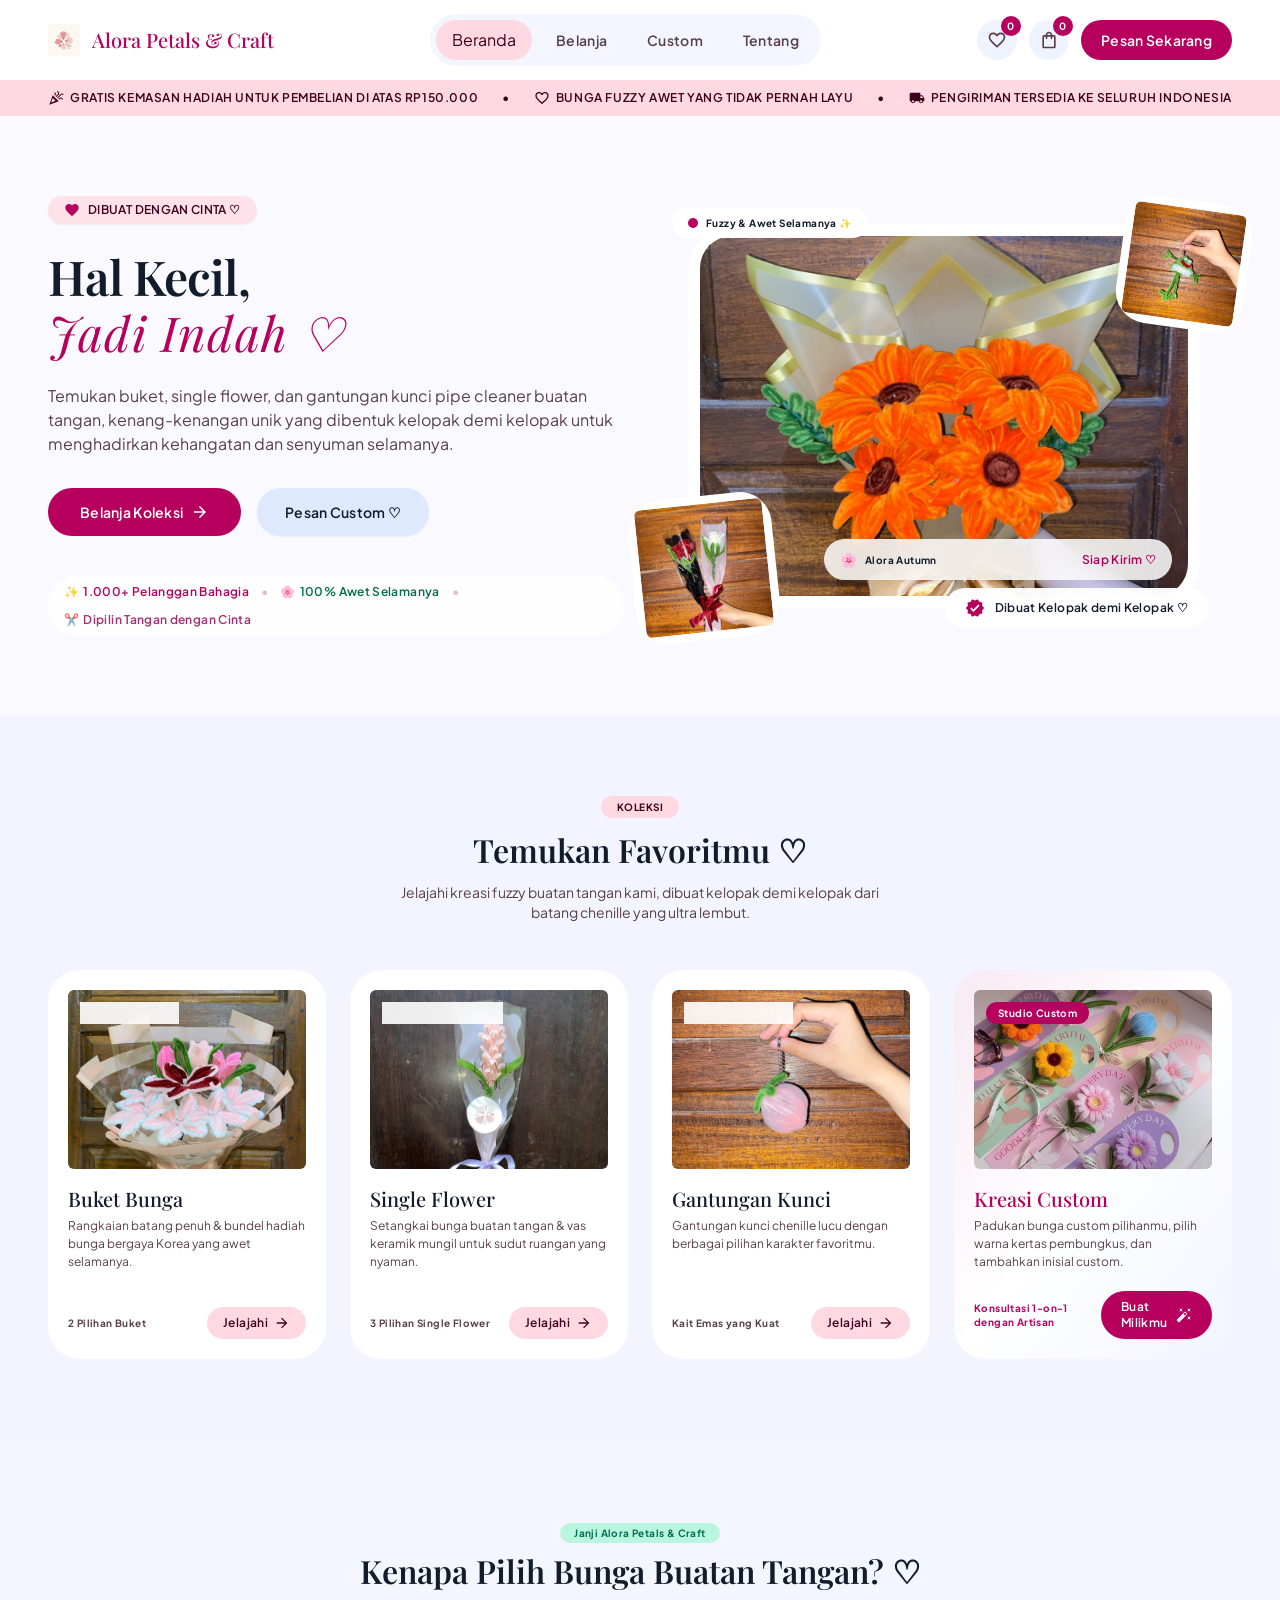
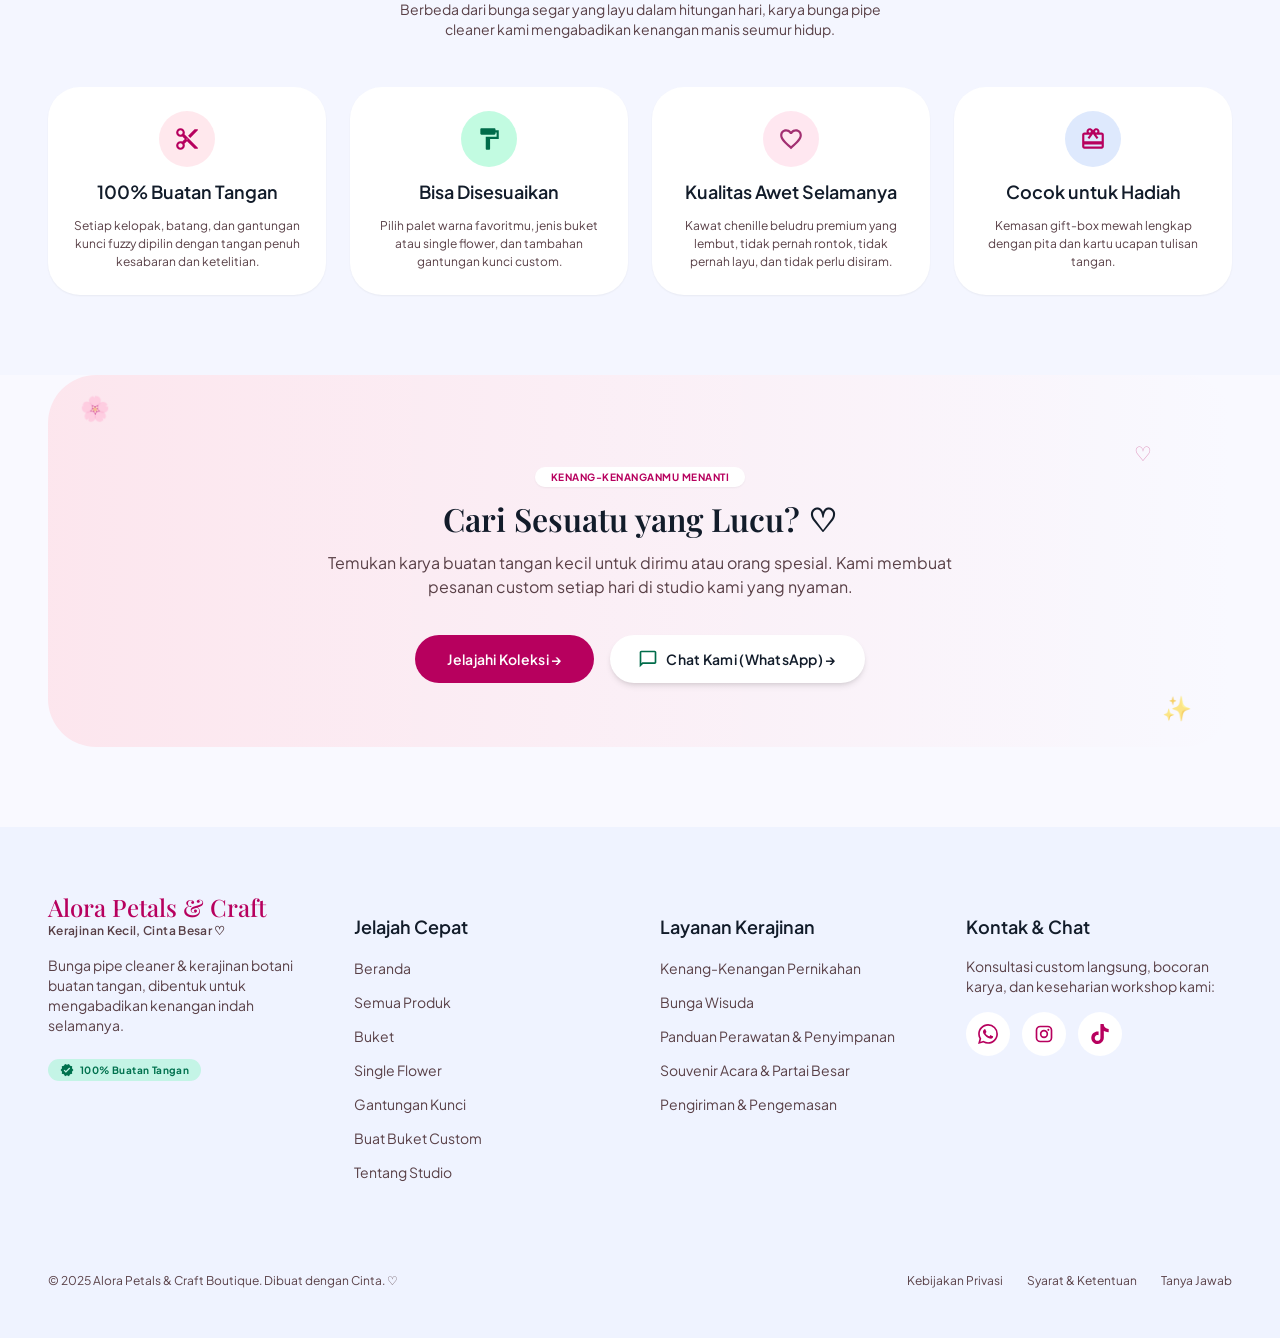
<file: Alora Petals & Craft/index.html>
<!doctype html>
<html lang="en">
  <head>
    <meta charset="utf-8" />
    <meta content="width=device-width, initial-scale=1.0" name="viewport" />
    <meta content="web_standard" name="shell-type" />
    <title>Alora Petals &amp; Craft — Bunga &amp; Kerajinan Buatan Tangan</title>
    <link href="https://fonts.googleapis.com" rel="preconnect" />
    <link crossorigin="" href="https://fonts.gstatic.com" rel="preconnect" />
    <link
      href="https://fonts.googleapis.com/css2?family=Playfair+Display:ital,wght@0,400..900;1,400..900&amp;family=Plus+Jakarta+Sans:ital,wght@0,300..800;1,300..800&amp;display=swap"
      rel="stylesheet"
    />
    <link rel="stylesheet" href="css/tailwind-build.css" />
    <link rel="stylesheet" href="css/mobile-fixes.css" />
    <script src="js/products-data.js"></script>
    <script src="js/cart-store.js"></script>
    <script src="js/wishlist-store.js"></script>
    <script src="js/site-config.js"></script>
    <script src="js/menu.js" defer></script>
  </head>
  <body class="bg-surface font-body-md text-on-surface antialiased">
    <header
      class="fixed top-0 left-0 right-0 z-50 bg-surface-container-lowest/90 backdrop-blur-xl shadow-[0_8px_24px_-4px_rgba(244,114,182,0.12)]"
    >
      <div
        class="h-20 max-w-7xl mx-auto px-4 sm:px-6 lg:px-12 flex items-center justify-between gap-2 sm:gap-4"
      >
        <div class="flex items-center gap-3 min-w-0">
          <img
            alt="Alora Petals &amp; Craft logo"
            class="h-8 w-auto object-contain shrink-0"
            src="images/logo.jpg"
          /><a class="flex flex-col text-left group min-w-0" href="index.html"
            ><span
              class="font-headline-sm text-headline-sm text-primary group-hover:text-primary-container transition-colors truncate brand-name"
              >Alora Petals & Craft</span
            ></a
          >
        </div>
        <nav
          class="hidden xl:flex items-center gap-2 p-1.5 rounded-full bg-surface-container-low/70"
        >
          <a
            aria-current="page"
            class="px-4 py-2 rounded-full transition-all bg-primary-fixed text-on-primary-fixed font-title-md"
            href="index.html"
            >Beranda</a
          ><a
            class="px-4 py-2 rounded-full font-label-lg text-label-lg text-on-surface-variant hover:bg-surface-container hover:text-on-surface transition-all"
            href="shop.html"
            >Belanja</a
          ><a
            class="px-4 py-2 rounded-full font-label-lg text-label-lg text-on-surface-variant hover:bg-surface-container hover:text-on-surface transition-all"
            href="custom-order.html"
            >Custom</a
          ><a
            class="px-4 py-2 rounded-full font-label-lg text-label-lg text-on-surface-variant hover:bg-surface-container hover:text-on-surface transition-all"
            href="about.html"
            >Tentang</a
          >
        </nav>
        <div class="flex items-center gap-2 sm:gap-3 shrink-0">
          <a
            aria-label="Favorit"
            href="wishlist.html"
            class="relative w-10 h-10 rounded-full bg-surface-container-low flex items-center justify-center text-on-surface-variant hover:bg-primary-fixed hover:text-on-primary-fixed transition-all shadow-[0_2px_6px_-1px_rgba(55,65,81,0.04)]"
            ><svg
              class="icon-svg text-[20px]"
              viewBox="0 0 24 24"
              aria-hidden="true"
              focusable="false"
            >
              <path
                class="ic-o"
                d="M16.5 3c-1.74 0-3.41.81-4.5 2.09C10.91 3.81 9.24 3 7.5 3 4.42 3 2 5.42 2 8.5c0 3.78 3.4 6.86 8.55 11.54L12 21.35l1.45-1.32C18.6 15.36 22 12.28 22 8.5 22 5.42 19.58 3 16.5 3zm-4.4 15.55l-.1.1-.1-.1C7.14 14.24 4 11.39 4 8.5 4 6.5 5.5 5 7.5 5c1.54 0 3.04.99 3.57 2.36h1.87C13.46 5.99 14.96 5 16.5 5c2 0 3.5 1.5 3.5 3.5 0 2.89-3.14 5.74-7.9 10.05z"
              />
              <path
                class="ic-f"
                d="M12 21.35l-1.45-1.32C5.4 15.36 2 12.28 2 8.5 2 5.42 4.42 3 7.5 3c1.74 0 3.41.81 4.5 2.09C13.09 3.81 14.76 3 16.5 3 19.58 3 22 5.42 22 8.5c0 3.78-3.4 6.86-8.55 11.54L12 21.35z"
              /></svg
            ><span
              class="absolute -top-1 -right-1 bg-primary text-on-primary font-label-sm text-label-sm w-5 h-5 rounded-full flex items-center justify-center shadow-sm"
              id="wishlist-count"
              >0</span
            ></a
          ><a
            aria-label="Keranjang"
            href="cart.html"
            class="relative w-10 h-10 rounded-full bg-surface-container-low flex items-center justify-center text-on-surface-variant hover:bg-primary-fixed hover:text-on-primary-fixed transition-all shadow-[0_2px_6px_-1px_rgba(55,65,81,0.04)]"
            ><svg
              class="icon-svg text-[20px]"
              viewBox="0 0 24 24"
              aria-hidden="true"
              focusable="false"
            >
              <path
                d="M18 6h-2c0-2.21-1.79-4-4-4S8 3.79 8 6H6c-1.1 0-2 .9-2 2v12c0 1.1.9 2 2 2h12c1.1 0 2-.9 2-2V8c0-1.1-.9-2-2-2zm-6-2c1.1 0 2 .9 2 2h-4c0-1.1.9-2 2-2zm6 16H6V8h2v2c0 .55.45 1 1 1s1-.45 1-1V8h4v2c0 .55.45 1 1 1s1-.45 1-1V8h2v12z"
              /></svg
            ><span
              class="absolute -top-1 -right-1 bg-primary text-on-primary font-label-sm text-label-sm w-5 h-5 rounded-full flex items-center justify-center shadow-sm"
              id="cart-count"
              >0</span
            ></a
          ><a
            class="hidden xl:inline-flex items-center justify-center px-5 py-2.5 rounded-full bg-primary text-on-primary font-label-lg text-label-lg hover:bg-primary-container active:scale-95 transition-all shadow-[0_8px_24px_-4px_rgba(219,39,119,0.25)]"
            href="custom-order.html"
            >Pesan Sekarang</a
          >
          <button
            type="button"
            id="menu-toggle"
            aria-label="Buka menu"
            aria-expanded="false"
            aria-controls="mobile-menu"
            class="xl:hidden w-10 h-10 rounded-full bg-surface-container-low flex items-center justify-center text-on-surface-variant hover:bg-primary-fixed hover:text-on-primary-fixed transition-all shadow-sm"
          >
            <svg
              class="icon-svg text-[20px]"
              viewBox="0 0 24 24"
              aria-hidden="true"
              focusable="false"
            >
              <path
                class="ic-menu"
                d="M3 18h18v-2H3v2zm0-5h18v-2H3v2zm0-7v2h18V6H3z"
              />
              <path
                class="ic-close"
                d="M19 6.41L17.59 5 12 10.59 6.41 5 5 6.41 10.59 12 5 17.59 6.41 19 12 13.41 17.59 19 19 17.59 13.41 12z"
              />
            </svg>
          </button>
        </div>
      </div>
      <div
        id="mobile-menu"
        class="hidden xl:hidden border-t border-primary-fixed/50"
      >
        <nav
          aria-label="Menu utama"
          class="max-w-7xl mx-auto px-4 sm:px-6 py-3 flex flex-col gap-1"
        >
          <a
            aria-current="page"
            class="block px-4 py-3 rounded-full transition-all bg-primary-fixed text-on-primary-fixed font-title-md"
            href="index.html"
            >Beranda</a
          >
          <a
            class="block px-4 py-3 rounded-full font-label-lg text-label-lg text-on-surface-variant hover:bg-surface-container hover:text-on-surface transition-all"
            href="shop.html"
            >Belanja</a
          >
          <a
            class="block px-4 py-3 rounded-full font-label-lg text-label-lg text-on-surface-variant hover:bg-surface-container hover:text-on-surface transition-all"
            href="custom-order.html"
            >Custom</a
          >
          <a
            class="block px-4 py-3 rounded-full font-label-lg text-label-lg text-on-surface-variant hover:bg-surface-container hover:text-on-surface transition-all"
            href="about.html"
            >Tentang</a
          >
        </nav>
      </div>
    </header>
    <main class="w-full pt-20 bg-surface">
      <div class="flex flex-col w-full overflow-hidden">
        <div
          class="w-full bg-primary-fixed py-2.5 px-4 text-center overflow-hidden"
        >
          <div
            class="flex items-center justify-center gap-6 text-on-primary-fixed font-label-md text-label-md tracking-wider uppercase animate-pulse"
          >
            <span class="flex items-center gap-1.5"
              ><svg
                class="icon-svg text-[16px]"
                viewBox="0 0 24 24"
                aria-hidden="true"
                focusable="false"
              >
                <path
                  d="M2 22l14-5-9-9-5 14zm9.35-5.8l-6.7 2.4 2.4-6.7 4.3 4.3zM14.53 12.53l5.59-5.59c.49-.49 1.28-.49 1.77 0l.59.59 1.06-1.06-.59-.59c-1.07-1.07-2.82-1.07-3.89 0l-5.59 5.59 1.06 1.06zM10.06 6.88L9.47 7.47l1.06 1.06.59-.59c1.07-1.07 1.07-2.82 0-3.89l-.59-.59-1.06 1.07.59.59c.48.48.48 1.28 0 1.76zM17.06 11.88l-1.59 1.59 1.06 1.06 1.59-1.59c.49-.49 1.28-.49 1.77 0l1.61 1.61 1.06-1.06-1.61-1.61c-1.07-1.07-2.82-1.07-3.89 0zM15.06 5.88l-3.59 3.59 1.06 1.06 3.59-3.59c1.07-1.07 1.07-2.82 0-3.89l-1.59-1.59-1.06 1.06 1.59 1.59c.48.49.48 1.28 0 1.77z"
                /></svg
              >Gratis Kemasan Hadiah untuk pembelian di atas Rp150.000</span
            >
            <span class="hidden md:inline">•</span>
            <span class="hidden md:flex items-center gap-1.5"
              ><svg
                class="icon-svg text-[16px]"
                viewBox="0 0 24 24"
                aria-hidden="true"
                focusable="false"
              >
                <path
                  class="ic-o"
                  d="M16.5 3c-1.74 0-3.41.81-4.5 2.09C10.91 3.81 9.24 3 7.5 3 4.42 3 2 5.42 2 8.5c0 3.78 3.4 6.86 8.55 11.54L12 21.35l1.45-1.32C18.6 15.36 22 12.28 22 8.5 22 5.42 19.58 3 16.5 3zm-4.4 15.55l-.1.1-.1-.1C7.14 14.24 4 11.39 4 8.5 4 6.5 5.5 5 7.5 5c1.54 0 3.04.99 3.57 2.36h1.87C13.46 5.99 14.96 5 16.5 5c2 0 3.5 1.5 3.5 3.5 0 2.89-3.14 5.74-7.9 10.05z"
                />
                <path
                  class="ic-f"
                  d="M12 21.35l-1.45-1.32C5.4 15.36 2 12.28 2 8.5 2 5.42 4.42 3 7.5 3c1.74 0 3.41.81 4.5 2.09C13.09 3.81 14.76 3 16.5 3 19.58 3 22 5.42 22 8.5c0 3.78-3.4 6.86-8.55 11.54L12 21.35z"
                /></svg
              >Bunga fuzzy awet yang tidak pernah layu</span
            >
            <span class="hidden lg:inline">•</span>
            <span class="hidden lg:flex items-center gap-1.5"
              ><svg
                class="icon-svg text-[16px]"
                viewBox="0 0 24 24"
                aria-hidden="true"
                focusable="false"
              >
                <path
                  d="M20 8h-3V4H3c-1.1 0-2 .9-2 2v11h2c0 1.66 1.34 3 3 3s3-1.34 3-3h6c0 1.66 1.34 3 3 3s3-1.34 3-3h2v-5l-3-4zM6 18.5c-.83 0-1.5-.67-1.5-1.5s.67-1.5 1.5-1.5 1.5.67 1.5 1.5-.67 1.5-1.5 1.5zm13.5-9l1.96 2.5H17V9.5h2.5zm-1.5 9c-.83 0-1.5-.67-1.5-1.5s.67-1.5 1.5-1.5 1.5.67 1.5 1.5-.67 1.5-1.5 1.5z"
                /></svg
              >Pengiriman Tersedia ke Seluruh Indonesia</span
            >
          </div>
        </div>
        <section
          class="relative w-full max-w-7xl mx-auto px-6 lg:px-12 py-12 lg:py-20"
        >
          <div
            class="absolute -top-12 -left-20 w-96 h-96 rounded-full bg-primary-fixed/40 blur-3xl pointer-events-none -z-10"
          ></div>
          <div
            class="absolute top-1/2 -right-16 w-80 h-80 rounded-full bg-secondary-fixed/40 blur-3xl pointer-events-none -z-10"
          ></div>
          <div
            class="grid grid-cols-1 lg:grid-cols-12 gap-12 lg:gap-8 items-center"
          >
            <div class="lg:col-span-6 flex flex-col items-start space-y-6">
              <div
                class="inline-flex items-center gap-2 px-4 py-1.5 rounded-full bg-primary-fixed/70 text-on-primary-fixed font-label-md text-label-md shadow-sm"
              >
                <svg
                  class="icon-svg text-[16px] text-primary icon-filled"
                  viewBox="0 0 24 24"
                  aria-hidden="true"
                  focusable="false"
                >
                  <path
                    class="ic-o"
                    d="M16.5 3c-1.74 0-3.41.81-4.5 2.09C10.91 3.81 9.24 3 7.5 3 4.42 3 2 5.42 2 8.5c0 3.78 3.4 6.86 8.55 11.54L12 21.35l1.45-1.32C18.6 15.36 22 12.28 22 8.5 22 5.42 19.58 3 16.5 3zm-4.4 15.55l-.1.1-.1-.1C7.14 14.24 4 11.39 4 8.5 4 6.5 5.5 5 7.5 5c1.54 0 3.04.99 3.57 2.36h1.87C13.46 5.99 14.96 5 16.5 5c2 0 3.5 1.5 3.5 3.5 0 2.89-3.14 5.74-7.9 10.05z"
                  />
                  <path
                    class="ic-f"
                    d="M12 21.35l-1.45-1.32C5.4 15.36 2 12.28 2 8.5 2 5.42 4.42 3 7.5 3c1.74 0 3.41.81 4.5 2.09C13.09 3.81 14.76 3 16.5 3 19.58 3 22 5.42 22 8.5c0 3.78-3.4 6.86-8.55 11.54L12 21.35z"
                  /></svg
                >DIBUAT DENGAN CINTA ♡
              </div>
              <h1
                class="font-display-lg text-display-lg text-on-surface leading-tight"
              >
                Hal Kecil,<br />
                <span
                  class="text-primary italic font-headline-lg font-normal tracking-wide"
                  >Jadi Indah ♡</span
                >
              </h1>
              <p
                class="font-body-lg text-body-lg text-on-surface-variant max-w-xl"
              >
                Temukan buket, single flower, dan gantungan kunci pipe cleaner
                buatan tangan, kenang-kenangan unik yang dibentuk kelopak demi
                kelopak untuk menghadirkan kehangatan dan senyuman selamanya.
              </p>
              <div class="flex flex-wrap items-center gap-4 pt-2">
                <a
                  class="inline-flex items-center justify-center px-8 py-3.5 rounded-full bg-primary text-on-primary font-label-lg text-label-lg hover:bg-primary-container active:scale-95 transition-all shadow-[0_8px_24px_-4px_rgba(219,39,119,0.3)] gap-2 group"
                  href="shop.html"
                  >Belanja Koleksi<svg
                    class="icon-svg text-[18px] group-hover:translate-x-1 transition-transform"
                    viewBox="0 0 24 24"
                    aria-hidden="true"
                    focusable="false"
                  >
                    <path
                      d="M12 4l-1.41 1.41L16.17 11H4v2h12.17l-5.58 5.59L12 20l8-8z"
                    />
                  </svg>
                </a>
                <a
                  class="inline-flex items-center justify-center px-7 py-3.5 rounded-full bg-surface-container-high text-on-surface font-label-lg text-label-lg hover:bg-primary-fixed hover:text-on-primary-fixed active:scale-95 transition-all shadow-sm gap-2"
                  href="custom-order.html"
                  >Pesan Custom ♡</a
                >
              </div>
              <div class="w-full pt-4">
                <div
                  class="inline-flex flex-wrap items-center gap-3 p-2 px-4 rounded-full bg-surface-container-lowest/80 shadow-[0_4px_16px_-2px_rgba(244,114,182,0.15)] font-label-md text-label-md text-on-surface"
                >
                  <span class="flex items-center gap-1 text-primary"
                    ><span>✨</span>1.000+ Pelanggan Bahagia</span
                  >
                  <span class="text-outline-variant">•</span>
                  <span class="flex items-center gap-1 text-secondary"
                    ><span>🌸</span>100% Awet Selamanya</span
                  >
                  <span class="text-outline-variant">•</span>
                  <span class="flex items-center gap-1 text-tertiary"
                    ><span>✂️</span>Dipilin Tangan dengan Cinta</span
                  >
                </div>
              </div>
            </div>
            <div
              class="lg:col-span-6 relative flex items-center justify-center"
            >
              <div
                class="absolute -top-4 left-4 z-20 bg-surface-container-lowest/95 backdrop-blur-md px-4 py-2 rounded-full shadow-[0_8px_20px_rgba(219,39,119,0.18)] flex items-center gap-2 text-on-surface font-label-sm text-label-sm animate-bounce"
                style="animation-duration: 3s"
              >
                <span
                  class="w-2.5 h-2.5 rounded-full bg-primary animate-ping"
                ></span>
                <span>Fuzzy &amp; Awet Selamanya ✨</span>
              </div>
              <div
                class="absolute -bottom-5 right-6 z-20 bg-surface-container-lowest/95 backdrop-blur-md px-5 py-2.5 rounded-full shadow-[0_8px_24px_rgba(219,39,119,0.2)] flex items-center gap-2.5 text-on-surface font-label-md text-label-md"
              >
                <svg
                  class="icon-svg text-primary text-[20px] icon-filled"
                  viewBox="0 0 24 24"
                  aria-hidden="true"
                  focusable="false"
                >
                  <path
                    d="M23 12l-2.44-2.79.34-3.69-3.61-.82-1.89-3.2L12 2.96 8.6 1.5 6.71 4.7l-3.61.8.34 3.7L1 12l2.44 2.79-.34 3.7 3.61.82 1.89 3.2L12 21.04l3.4 1.46 1.89-3.2 3.61-.82-.34-3.69L23 12zm-12.91 4.72l-3.8-3.81 1.48-1.48 2.32 2.33 5.85-5.87 1.48 1.48-7.33 7.35z"
                  />
                </svg>
                <span>Dibuat Kelopak demi Kelopak ♡</span>
              </div>
              <div
                class="relative w-full max-w-lg aspect-[4/3] rounded-xl p-3 bg-surface-container-lowest shadow-[0_16px_40px_-8px_rgba(244,114,182,0.25)] group"
              >
                <div
                  class="w-full h-full rounded-lg overflow-hidden bg-primary-fixed/20 relative"
                >
                  <img
                    alt="Alora Autumn"
                    class="w-full h-full object-cover group-hover:scale-105 transition-transform duration-700"
                    src="images/sunflower.jpg"
                  />
                  <div
                    class="hero-label absolute bottom-4 left-4 right-4 bg-surface-container-lowest/85 backdrop-blur-md rounded-full px-4 py-2.5 flex items-center justify-between"
                  >
                    <div class="flex items-center gap-2">
                      <span class="text-primary text-[14px]">🌸</span>
                      <span class="font-label-sm text-label-sm text-on-surface"
                        >Alora Autumn</span
                      >
                    </div>
                    <span
                      class="font-label-md text-label-md text-primary font-bold"
                      >Siap Kirim ♡</span
                    >
                  </div>
                </div>
              </div>
              <div
                class="absolute -bottom-8 -left-6 w-36 h-36 rounded-lg p-2 bg-surface-container-lowest shadow-[0_12px_24px_rgba(55,65,81,0.12)] hidden sm:block rotate-[-6deg] hover:rotate-0 transition-transform duration-300"
              >
                <img
                  alt="Single flower buatan tangan"
                  class="w-full h-full object-cover rounded-md"
                  src="images/redflower.jpg"
                  style="object-position: 50% 25%"
                />
              </div>
              <div
                class="absolute -top-6 -right-4 w-32 h-32 rounded-lg p-2 bg-surface-container-lowest shadow-[0_12px_24px_rgba(55,65,81,0.12)] hidden sm:block rotate-[8deg] hover:rotate-0 transition-transform duration-300"
              >
                <img
                  alt="Gantungan kunci Froggie buatan tangan"
                  class="w-full h-full object-cover rounded-md"
                  src="images/katak.jpg"
                />
              </div>
            </div>
          </div>
        </section>
        <section class="w-full bg-surface-container-low/60 py-20 px-6 lg:px-12">
          <div class="max-w-7xl mx-auto space-y-12">
            <div class="flex flex-col items-center text-center space-y-3">
              <span
                class="px-4 py-1 rounded-full bg-primary-fixed text-on-primary-fixed font-label-sm text-label-sm uppercase tracking-wider"
                >Koleksi</span
              >
              <h2 class="font-headline-lg text-headline-lg text-on-surface">
                Temukan Favoritmu ♡
              </h2>
              <p
                class="font-body-md text-body-md text-on-surface-variant max-w-lg"
              >
                Jelajahi kreasi fuzzy buatan tangan kami, dibuat kelopak demi
                kelopak dari batang chenille yang ultra lembut.
              </p>
            </div>
            <div class="grid grid-cols-1 sm:grid-cols-2 lg:grid-cols-4 gap-6">
              <div
                class="group bg-surface-container-lowest rounded-lg p-5 shadow-[0_8px_24px_-4px_rgba(244,114,182,0.12)] hover:shadow-[0_16px_36px_-6px_rgba(219,39,119,0.2)] transition-all duration-300 flex flex-col justify-between"
              >
                <div>
                  <div
                    class="relative w-full aspect-[4/3] rounded-md overflow-hidden bg-primary-fixed/20 mb-4"
                  >
                    <img
                      alt="Buket bunga chenille buatan tangan"
                      class="w-full h-full object-cover group-hover:scale-105 transition-transform duration-500"
                      src="images/tulip.jpg"
                      style="object-position: 50% 25%"
                    /><span
                      class="absolute top-3 left-3 px-3 py-1 rounded-full bg-surface-container-lowest/90 backdrop-blur-md text-primary font-label-sm text-label-sm"
                      >Paling Disukai</span
                    >
                  </div>
                  <h3
                    class="font-headline-sm text-headline-sm text-on-surface group-hover:text-primary transition-colors"
                  >
                    Buket Bunga
                  </h3>
                  <p
                    class="font-body-sm text-body-sm text-on-surface-variant mt-1"
                  >
                    Rangkaian batang penuh &amp; bundel hadiah bunga bergaya
                    Korea yang awet selamanya.
                  </p>
                </div>
                <div class="pt-5 flex items-center justify-between">
                  <span
                    class="font-label-sm text-label-sm text-on-surface-variant"
                    >2 Pilihan Buket</span
                  ><a
                    class="inline-flex items-center gap-1.5 px-4 py-2 rounded-full bg-primary-fixed text-on-primary-fixed font-label-md text-label-md group-hover:bg-primary group-hover:text-on-primary transition-colors"
                    href="shop.html?cat=bouquet"
                    >Jelajahi<svg
                      class="icon-svg text-[16px]"
                      viewBox="0 0 24 24"
                      aria-hidden="true"
                      focusable="false"
                    >
                      <path
                        d="M12 4l-1.41 1.41L16.17 11H4v2h12.17l-5.58 5.59L12 20l8-8z"
                      /></svg
                  ></a>
                </div>
              </div>
              <div
                class="group bg-surface-container-lowest rounded-lg p-5 shadow-[0_8px_24px_-4px_rgba(244,114,182,0.12)] hover:shadow-[0_16px_36px_-6px_rgba(219,39,119,0.2)] transition-all duration-300 flex flex-col justify-between"
              >
                <div>
                  <div
                    class="relative w-full aspect-[4/3] rounded-md overflow-hidden bg-primary-fixed/20 mb-4"
                  >
                    <img
                      alt="Single flower chenille buatan tangan"
                      class="w-full h-full object-cover group-hover:scale-105 transition-transform duration-500"
                      src="images/singeltulip.jpg"
                      style="object-position: 50% 25%"
                    /><span
                      class="absolute top-3 left-3 px-3 py-1 rounded-full bg-surface-container-lowest/90 backdrop-blur-md text-secondary font-label-sm text-label-sm"
                      >Favorit Meja Kerja</span
                    >
                  </div>
                  <h3
                    class="font-headline-sm text-headline-sm text-on-surface group-hover:text-primary transition-colors"
                  >
                    Single Flower
                  </h3>
                  <p
                    class="font-body-sm text-body-sm text-on-surface-variant mt-1"
                  >
                    Setangkai bunga buatan tangan &amp; vas keramik mungil untuk
                    sudut ruangan yang nyaman.
                  </p>
                </div>
                <div class="pt-5 flex items-center justify-between">
                  <span
                    class="font-label-sm text-label-sm text-on-surface-variant"
                    >3 Pilihan Single Flower</span
                  ><a
                    class="inline-flex items-center gap-1.5 px-4 py-2 rounded-full bg-primary-fixed text-on-primary-fixed font-label-md text-label-md group-hover:bg-primary group-hover:text-on-primary transition-colors"
                    href="shop.html?cat=single"
                    >Jelajahi<svg
                      class="icon-svg text-[16px]"
                      viewBox="0 0 24 24"
                      aria-hidden="true"
                      focusable="false"
                    >
                      <path
                        d="M12 4l-1.41 1.41L16.17 11H4v2h12.17l-5.58 5.59L12 20l8-8z"
                      /></svg
                  ></a>
                </div>
              </div>
              <div
                class="group bg-surface-container-lowest rounded-lg p-5 shadow-[0_8px_24px_-4px_rgba(244,114,182,0.12)] hover:shadow-[0_16px_36px_-6px_rgba(219,39,119,0.2)] transition-all duration-300 flex flex-col justify-between"
              >
                <div>
                  <div
                    class="relative w-full aspect-[4/3] rounded-md overflow-hidden bg-primary-fixed/20 mb-4"
                  >
                    <img
                      alt="Gantungan kunci chenille buatan tangan"
                      class="w-full h-full object-cover group-hover:scale-105 transition-transform duration-500"
                      src="images/peach.jpg"
                      style="object-position: 50% 60%"
                    /><span
                      class="absolute top-3 left-3 px-3 py-1 rounded-full bg-surface-container-lowest/90 backdrop-blur-md text-secondary font-label-sm text-label-sm"
                      >Lucu Setiap Hari</span
                    >
                  </div>
                  <h3
                    class="font-headline-sm text-headline-sm text-on-surface group-hover:text-primary transition-colors"
                  >
                    Gantungan Kunci
                  </h3>
                  <p
                    class="font-body-sm text-body-sm text-on-surface-variant mt-1"
                  >
                    Gantungan kunci chenille lucu dengan berbagai pilihan
                    karakter favoritmu.
                  </p>
                </div>
                <div class="pt-5 flex items-center justify-between">
                  <span
                    class="font-label-sm text-label-sm text-on-surface-variant"
                    >Kait Emas yang Kuat</span
                  ><a
                    class="inline-flex items-center gap-1.5 px-4 py-2 rounded-full bg-primary-fixed text-on-primary-fixed font-label-md text-label-md group-hover:bg-primary group-hover:text-on-primary transition-colors"
                    href="shop.html?cat=accessories"
                    >Jelajahi<svg
                      class="icon-svg text-[16px]"
                      viewBox="0 0 24 24"
                      aria-hidden="true"
                      focusable="false"
                    >
                      <path
                        d="M12 4l-1.41 1.41L16.17 11H4v2h12.17l-5.58 5.59L12 20l8-8z"
                      /></svg
                  ></a>
                </div>
              </div>
              <div
                class="group bg-gradient-to-br from-primary-fixed/40 via-surface-container-lowest to-surface-container-high rounded-lg p-5 shadow-[0_8px_24px_-4px_rgba(244,114,182,0.15)] hover:shadow-[0_16px_36px_-6px_rgba(219,39,119,0.22)] transition-all duration-300 flex flex-col justify-between"
              >
                <div>
                  <div
                    class="relative w-full aspect-[4/3] rounded-md overflow-hidden bg-primary-fixed/30 mb-4 flex items-center justify-center"
                  >
                    <img
                      alt="Contoh kreasi custom bunga chenille"
                      class="w-full h-full object-cover group-hover:scale-105 transition-transform duration-500"
                      src="images/custom.jpg"
                    />
                    <div class="absolute inset-0 bg-primary/10"></div>
                    <span
                      class="absolute top-3 left-3 px-3 py-1 rounded-full bg-primary text-on-primary font-label-sm text-label-sm"
                      >Studio Custom</span
                    >
                  </div>
                  <h3 class="font-headline-sm text-headline-sm text-primary">
                    Kreasi Custom
                  </h3>
                  <p
                    class="font-body-sm text-body-sm text-on-surface-variant mt-1"
                  >
                    Padukan bunga custom pilihanmu, pilih warna kertas
                    pembungkus, dan tambahkan inisial custom.
                  </p>
                </div>
                <div class="pt-5 flex items-center justify-between">
                  <span
                    class="font-label-sm text-label-sm text-primary font-semibold"
                    >Konsultasi 1-on-1 dengan Artisan</span
                  ><a
                    class="inline-flex items-center gap-1.5 px-5 py-2 rounded-full bg-primary text-on-primary font-label-md text-label-md hover:bg-primary-container shadow-sm transition-colors"
                    href="custom-order.html"
                    >Buat Milikmu<svg
                      class="icon-svg text-[16px]"
                      viewBox="0 0 24 24"
                      aria-hidden="true"
                      focusable="false"
                    >
                      <path
                        d="M7.5 5.6L10 7 8.6 4.5 10 2 7.5 3.4 5 2l1.4 2.5L5 7zm12 9.8L17 14l1.4 2.5L17 19l2.5-1.4L22 19l-1.4-2.5L22 14zM22 2l-2.5 1.4L17 2l1.4 2.5L17 7l2.5-1.4L22 7l-1.4-2.5zm-7.63 5.29c-.39-.39-1.02-.39-1.41 0L1.29 18.96c-.39.39-.39 1.02 0 1.41l2.34 2.34c.39.39 1.02.39 1.41 0L16.7 11.05c.39-.39.39-1.02 0-1.41l-2.33-2.35zm-1.03 5.49l-2.12-2.12 2.44-2.44 2.12 2.12-2.44 2.44z"
                      /></svg
                  ></a>
                </div>
              </div>
            </div>
          </div>
        </section>
                <section class="w-full bg-surface-container-low/50 py-20 px-6 lg:px-12">
          <div class="max-w-7xl mx-auto space-y-12">
            <div class="text-center space-y-2">
              <span
                class="px-3.5 py-1 rounded-full bg-secondary-container/50 text-on-secondary-container font-label-sm text-label-sm"
                >Janji Alora Petals &amp; Craft</span
              >
              <h2 class="font-headline-lg text-headline-lg text-on-surface">
                Kenapa Pilih Bunga Buatan Tangan? ♡
              </h2>
              <p
                class="font-body-md text-body-md text-on-surface-variant max-w-lg mx-auto"
              >
                Berbeda dari bunga segar yang layu dalam hitungan hari, karya
                bunga pipe cleaner kami mengabadikan kenangan manis seumur
                hidup.
              </p>
            </div>
            <div class="grid grid-cols-1 sm:grid-cols-2 lg:grid-cols-4 gap-6">
              <div
                class="bg-surface-container-lowest rounded-lg p-6 shadow-sm flex flex-col items-center text-center space-y-3 hover:-translate-y-1 transition-transform"
              >
                <div
                  class="w-14 h-14 rounded-full bg-primary-fixed/60 flex items-center justify-center text-primary"
                >
                  <svg
                    class="icon-svg text-[26px]"
                    viewBox="0 0 24 24"
                    aria-hidden="true"
                    focusable="false"
                  >
                    <path
                      d="M9.64 7.64c.23-.5.36-1.05.36-1.64 0-2.21-1.79-4-4-4S2 3.79 2 6s1.79 4 4 4c.59 0 1.14-.13 1.64-.36L10 12l-2.36 2.36C7.14 14.13 6.59 14 6 14c-2.21 0-4 1.79-4 4s1.79 4 4 4 4-1.79 4-4c0-.59-.13-1.14-.36-1.64L12 14l7 7h3v-1L9.64 7.64zM6 8c-1.1 0-2-.89-2-2s.9-2 2-2 2 .89 2 2-.9 2-2 2zm0 12c-1.1 0-2-.89-2-2s.9-2 2-2 2 .89 2 2-.9 2-2 2zm6-7.5c-.28 0-.5-.22-.5-.5s.22-.5.5-.5.5.22.5.5-.22.5-.5.5zM19 3l-6 6 2 2 7-7V3z"
                    />
                  </svg>
                </div>
                <h3 class="font-title-md text-title-md text-on-surface">
                  100% Buatan Tangan
                </h3>
                <p class="font-body-sm text-body-sm text-on-surface-variant">
                  Setiap kelopak, batang, dan gantungan kunci fuzzy dipilin
                  dengan tangan penuh kesabaran dan ketelitian.
                </p>
              </div>
              <div
                class="bg-surface-container-lowest rounded-lg p-6 shadow-sm flex flex-col items-center text-center space-y-3 hover:-translate-y-1 transition-transform"
              >
                <div
                  class="w-14 h-14 rounded-full bg-secondary-fixed/50 flex items-center justify-center text-secondary"
                >
                  <svg
                    class="icon-svg text-[26px]"
                    viewBox="0 0 24 24"
                    aria-hidden="true"
                    focusable="false"
                  >
                    <path
                      d="M18 4V3c0-.55-.45-1-1-1H5c-.55 0-1 .45-1 1v4c0 .55.45 1 1 1h12c.55 0 1-.45 1-1V6h1v4H9v11c0 .55.45 1 1 1h2c.55 0 1-.45 1-1v-9h8V4h-3z"
                    />
                  </svg>
                </div>
                <h3 class="font-title-md text-title-md text-on-surface">
                  Bisa Disesuaikan
                </h3>
                <p class="font-body-sm text-body-sm text-on-surface-variant">
                  Pilih palet warna favoritmu, jenis buket atau single flower,
                  dan tambahan gantungan kunci custom.
                </p>
              </div>
              <div
                class="bg-surface-container-lowest rounded-lg p-6 shadow-sm flex flex-col items-center text-center space-y-3 hover:-translate-y-1 transition-transform"
              >
                <div
                  class="w-14 h-14 rounded-full bg-tertiary-fixed/60 flex items-center justify-center text-tertiary"
                >
                  <svg
                    class="icon-svg text-[26px]"
                    viewBox="0 0 24 24"
                    aria-hidden="true"
                    focusable="false"
                  >
                    <path
                      class="ic-o"
                      d="M16.5 3c-1.74 0-3.41.81-4.5 2.09C10.91 3.81 9.24 3 7.5 3 4.42 3 2 5.42 2 8.5c0 3.78 3.4 6.86 8.55 11.54L12 21.35l1.45-1.32C18.6 15.36 22 12.28 22 8.5 22 5.42 19.58 3 16.5 3zm-4.4 15.55l-.1.1-.1-.1C7.14 14.24 4 11.39 4 8.5 4 6.5 5.5 5 7.5 5c1.54 0 3.04.99 3.57 2.36h1.87C13.46 5.99 14.96 5 16.5 5c2 0 3.5 1.5 3.5 3.5 0 2.89-3.14 5.74-7.9 10.05z"
                    />
                    <path
                      class="ic-f"
                      d="M12 21.35l-1.45-1.32C5.4 15.36 2 12.28 2 8.5 2 5.42 4.42 3 7.5 3c1.74 0 3.41.81 4.5 2.09C13.09 3.81 14.76 3 16.5 3 19.58 3 22 5.42 22 8.5c0 3.78-3.4 6.86-8.55 11.54L12 21.35z"
                    />
                  </svg>
                </div>
                <h3 class="font-title-md text-title-md text-on-surface">
                  Kualitas Awet Selamanya
                </h3>
                <p class="font-body-sm text-body-sm text-on-surface-variant">
                  Kawat chenille beludru premium yang lembut, tidak pernah
                  rontok, tidak pernah layu, dan tidak perlu disiram.
                </p>
              </div>
              <div
                class="bg-surface-container-lowest rounded-lg p-6 shadow-sm flex flex-col items-center text-center space-y-3 hover:-translate-y-1 transition-transform"
              >
                <div
                  class="w-14 h-14 rounded-full bg-surface-container-high flex items-center justify-center text-primary"
                >
                  <svg
                    class="icon-svg text-[26px]"
                    viewBox="0 0 24 24"
                    aria-hidden="true"
                    focusable="false"
                  >
                    <path
                      d="M20 6h-2.18c.11-.31.18-.65.18-1 0-1.66-1.34-3-3-3-1.05 0-1.96.54-2.5 1.35l-.5.67-.5-.68C10.96 2.54 10.05 2 9 2 7.34 2 6 3.34 6 5c0 .35.07.69.18 1H4c-1.11 0-1.99.89-1.99 2L2 19c0 1.11.89 2 2 2h16c1.11 0 2-.89 2-2V8c0-1.11-.89-2-2-2zm-5-2c.55 0 1 .45 1 1s-.45 1-1 1-1-.45-1-1 .45-1 1-1zM9 4c.55 0 1 .45 1 1s-.45 1-1 1-1-.45-1-1 .45-1 1-1zm11 15H4v-2h16v2zm0-5H4V8h5.08L7 10.83 8.62 12 11 8.76l1-1.36 1 1.36L15.38 12 17 10.83 14.92 8H20v6z"
                    />
                  </svg>
                </div>
                <h3 class="font-title-md text-title-md text-on-surface">
                  Cocok untuk Hadiah
                </h3>
                <p class="font-body-sm text-body-sm text-on-surface-variant">
                  Kemasan gift-box mewah lengkap dengan pita dan kartu ucapan
                  tulisan tangan.
                </p>
              </div>
            </div>
          </div>
        </section>
        <section class="w-full max-w-7xl mx-auto px-6 lg:px-12 pb-20">
          <div
            class="relative bg-gradient-to-r from-primary-fixed/60 via-primary-fixed/30 to-surface-container-high rounded-xl p-10 lg:p-16 text-center space-y-6 shadow-[0_16px_36px_-6px_rgba(219,39,119,0.18)] overflow-hidden"
          >
            <div class="absolute top-4 left-8 text-2xl text-primary opacity-60">
              🌸
            </div>
            <div
              class="absolute bottom-6 right-10 text-2xl text-primary opacity-60"
            >
              ✨
            </div>
            <div
              class="absolute top-10 right-20 text-xl text-primary opacity-40"
            >
              ♡
            </div>
            <div class="max-w-2xl mx-auto space-y-3 relative z-10">
              <span
                class="px-4 py-1 rounded-full bg-surface-container-lowest text-primary font-label-sm text-label-sm uppercase tracking-wider shadow-sm"
                >Kenang-Kenanganmu Menanti</span
              >
              <h2 class="font-headline-lg text-headline-lg text-on-surface">
                Cari Sesuatu yang Lucu? ♡
              </h2>
              <p class="font-body-lg text-body-lg text-on-surface-variant">
                Temukan karya buatan tangan kecil untuk dirimu atau orang
                spesial. Kami membuat pesanan custom setiap hari di studio kami
                yang nyaman.
              </p>
            </div>
            <div
              class="flex flex-wrap items-center justify-center gap-4 pt-3 relative z-10"
            >
              <a
                class="inline-flex items-center justify-center px-8 py-3.5 rounded-full bg-primary text-on-primary font-label-lg text-label-lg hover:bg-primary-container active:scale-95 transition-all shadow-[0_8px_24px_-4px_rgba(219,39,119,0.35)] gap-2"
                href="shop.html"
                >Jelajahi Koleksi →</a
              ><a
                class="inline-flex items-center justify-center px-7 py-3.5 rounded-full bg-surface-container-lowest text-on-surface hover:text-primary font-label-lg text-label-lg active:scale-95 transition-all shadow-md gap-2"
                href="https://wa.me/"
                rel="noopener noreferrer"
                target="_blank"
                ><svg
                  class="icon-svg text-secondary text-[20px]"
                  viewBox="0 0 24 24"
                  aria-hidden="true"
                  focusable="false"
                >
                  <path
                    d="M20 2H4c-1.1 0-1.99.9-1.99 2L2 22l4-4h14c1.1 0 2-.9 2-2V4c0-1.1-.9-2-2-2zm0 14H5.17L4 17.17V4h16v12z"
                  /></svg
                >Chat Kami (WhatsApp) →</a
              >
            </div>
          </div>
        </section>
        <div
          class="fixed bottom-6 right-6 z-50 transform translate-y-24 opacity-0 transition-all duration-300 pointer-events-none"
          id="toast-notification"
        >
          <div
            class="bg-surface-container-lowest shadow-[0_12px_28px_rgba(219,39,119,0.25)] rounded-full px-5 py-3 flex items-center gap-3"
          >
            <span
              class="w-8 h-8 rounded-full bg-primary text-on-primary flex items-center justify-center"
              ><svg
                class="icon-svg text-[18px]"
                viewBox="0 0 24 24"
                aria-hidden="true"
                focusable="false"
              >
                <path
                  class="ic-o"
                  d="M16.5 3c-1.74 0-3.41.81-4.5 2.09C10.91 3.81 9.24 3 7.5 3 4.42 3 2 5.42 2 8.5c0 3.78 3.4 6.86 8.55 11.54L12 21.35l1.45-1.32C18.6 15.36 22 12.28 22 8.5 22 5.42 19.58 3 16.5 3zm-4.4 15.55l-.1.1-.1-.1C7.14 14.24 4 11.39 4 8.5 4 6.5 5.5 5 7.5 5c1.54 0 3.04.99 3.57 2.36h1.87C13.46 5.99 14.96 5 16.5 5c2 0 3.5 1.5 3.5 3.5 0 2.89-3.14 5.74-7.9 10.05z"
                />
                <path
                  class="ic-f"
                  d="M12 21.35l-1.45-1.32C5.4 15.36 2 12.28 2 8.5 2 5.42 4.42 3 7.5 3c1.74 0 3.41.81 4.5 2.09C13.09 3.81 14.76 3 16.5 3 19.58 3 22 5.42 22 8.5c0 3.78-3.4 6.86-8.55 11.54L12 21.35z"
                /></svg
            ></span>
            <p
              class="font-label-md text-label-md text-on-surface"
              id="toast-message"
            >
              Barang ditambahkan ke keranjang ♡
            </p>
          </div>
        </div>
      </div>
      <script src="js/home.js"></script>
    </main>
    <footer class="w-full bg-surface-container-low pt-16 pb-12">
      <div class="max-w-7xl mx-auto px-6 lg:px-12">
        <div
          class="grid grid-cols-1 md:grid-cols-2 lg:grid-cols-4 gap-10 pb-12"
        >
          <div class="space-y-4">
            <div class="flex flex-col">
              <span class="font-headline-md text-headline-md text-primary"
                >Alora Petals &amp; Craft</span
              ><span class="font-label-md text-label-md text-on-surface-variant"
                >Kerajinan Kecil, Cinta Besar ♡</span
              >
            </div>
            <p class="font-body-md text-body-md text-on-surface-variant">
              Bunga pipe cleaner &amp; kerajinan botani buatan tangan, dibentuk
              untuk mengabadikan kenangan indah selamanya.
            </p>
            <div class="flex items-center gap-3 pt-2">
              <span
                class="inline-flex items-center gap-1.5 px-3 py-1 rounded-full bg-secondary-container/40 text-on-secondary-container font-label-sm text-label-sm"
                ><svg
                  class="icon-svg text-[14px]"
                  viewBox="0 0 24 24"
                  aria-hidden="true"
                  focusable="false"
                >
                  <path
                    d="M23 12l-2.44-2.79.34-3.69-3.61-.82-1.89-3.2L12 2.96 8.6 1.5 6.71 4.7l-3.61.8.34 3.7L1 12l2.44 2.79-.34 3.7 3.61.82 1.89 3.2L12 21.04l3.4 1.46 1.89-3.2 3.61-.82-.34-3.69L23 12zm-12.91 4.72l-3.8-3.81 1.48-1.48 2.32 2.33 5.85-5.87 1.48 1.48-7.33 7.35z"
                  /></svg
                >100% Buatan Tangan</span
              >
            </div>
          </div>
          <div>
            <h4 class="font-title-md text-title-md text-on-surface mb-4">
              Jelajah Cepat
            </h4>
            <ul class="space-y-2.5">
              <li>
                <a
                  class="font-body-md text-body-md text-on-surface-variant hover:text-primary transition-colors"
                  href="index.html"
                  >Beranda</a
                >
              </li>
              <li>
                <a
                  class="font-body-md text-body-md text-on-surface-variant hover:text-primary transition-colors"
                  href="shop.html"
                  >Semua Produk</a
                >
              </li>
              <li>
                <a
                  class="font-body-md text-body-md text-on-surface-variant hover:text-primary transition-colors"
                  href="shop.html?cat=bouquet"
                  >Buket</a
                >
              </li>
              <li>
                <a
                  class="font-body-md text-body-md text-on-surface-variant hover:text-primary transition-colors"
                  href="shop.html?cat=single"
                  >Single Flower</a
                >
              </li>
              <li>
                <a
                  class="font-body-md text-body-md text-on-surface-variant hover:text-primary transition-colors"
                  href="shop.html?cat=accessories"
                  >Gantungan Kunci</a
                >
              </li>
              <li>
                <a
                  class="font-body-md text-body-md text-on-surface-variant hover:text-primary transition-colors"
                  href="custom-order.html"
                  >Buat Buket Custom</a
                >
              </li>
              <li>
                <a
                  class="font-body-md text-body-md text-on-surface-variant hover:text-primary transition-colors"
                  href="about.html"
                  >Tentang Studio</a
                >
              </li>
            </ul>
          </div>
          <div>
            <h4 class="font-title-md text-title-md text-on-surface mb-4">
              Layanan Kerajinan
            </h4>
            <ul class="space-y-2.5">
              <li>
                <a
                  class="font-body-md text-body-md text-on-surface-variant hover:text-primary transition-colors"
                  href="https://wa.me/"
                  target="_blank"
                  rel="noopener noreferrer"
                  data-wa-message="Halo Alora Petals &amp; Craft! Saya mau tanya soal layanan Kenang-Kenangan Pernikahan ♡"
                  >Kenang-Kenangan Pernikahan</a
                >
              </li>
              <li>
                <a
                  class="font-body-md text-body-md text-on-surface-variant hover:text-primary transition-colors"
                  href="https://wa.me/"
                  target="_blank"
                  rel="noopener noreferrer"
                  data-wa-message="Halo Alora Petals &amp; Craft! Saya mau tanya soal Bunga Wisuda ♡"
                  >Bunga Wisuda</a
                >
              </li>
              <li>
                <a
                  class="font-body-md text-body-md text-on-surface-variant hover:text-primary transition-colors"
                  href="https://wa.me/"
                  target="_blank"
                  rel="noopener noreferrer"
                  data-wa-message="Halo Alora Petals &amp; Craft! Saya mau tanya soal cara merawat &amp; menyimpan produknya ♡"
                  >Panduan Perawatan &amp; Penyimpanan</a
                >
              </li>
              <li>
                <a
                  class="font-body-md text-body-md text-on-surface-variant hover:text-primary transition-colors"
                  href="https://wa.me/"
                  target="_blank"
                  rel="noopener noreferrer"
                  data-wa-message="Halo Alora Petals &amp; Craft! Saya mau tanya soal souvenir untuk acara/partai besar ♡"
                  >Souvenir Acara &amp; Partai Besar</a
                >
              </li>
              <li>
                <a
                  class="font-body-md text-body-md text-on-surface-variant hover:text-primary transition-colors"
                  href="https://wa.me/"
                  target="_blank"
                  rel="noopener noreferrer"
                  data-wa-message="Halo Alora Petals &amp; Craft! Saya mau tanya soal pengiriman &amp; pengemasan ♡"
                  >Pengiriman &amp; Pengemasan</a
                >
              </li>
            </ul>
          </div>
          <div>
            <h4 class="font-title-md text-title-md text-on-surface mb-4">
              Kontak &amp; Chat
            </h4>
            <p class="font-body-md text-body-md text-on-surface-variant mb-4">
              Konsultasi custom langsung, bocoran karya, dan keseharian workshop
              kami:
            </p>
            <div class="flex items-center gap-3">
              <a
                aria-label="WhatsApp"
                class="w-11 h-11 rounded-full bg-surface-container-lowest flex items-center justify-center text-primary hover:bg-primary-container hover:text-on-primary-container shadow-[0_2px_8px_rgba(219,39,119,0.12)] transition-all"
                href="https://wa.me/"
                target="_blank"
                rel="noopener noreferrer"
                ><svg class="icon-svg text-[20px]" viewBox="0 0 24 24" aria-hidden="true" focusable="false"><path d="M17.472 14.382c-.297-.149-1.758-.867-2.03-.967-.273-.099-.471-.148-.67.15-.197.297-.767.966-.94 1.164-.173.199-.347.223-.644.075-.297-.15-1.255-.463-2.39-1.475-.883-.788-1.48-1.761-1.653-2.059-.173-.297-.018-.458.13-.606.134-.133.298-.347.446-.52.149-.174.198-.298.298-.497.099-.198.05-.371-.025-.52-.075-.149-.669-1.612-.916-2.207-.242-.579-.487-.5-.669-.51-.173-.008-.371-.01-.57-.01-.198 0-.52.074-.792.372-.272.297-1.04 1.016-1.04 2.479 0 1.462 1.065 2.875 1.213 3.074.149.198 2.096 3.2 5.077 4.487.709.306 1.262.489 1.694.625.712.227 1.36.195 1.871.118.571-.085 1.758-.719 2.006-1.413.248-.694.248-1.289.173-1.413-.074-.124-.272-.198-.57-.347m-5.421 7.403h-.004a9.87 9.87 0 01-5.031-1.378l-.361-.214-3.741.982.998-3.648-.235-.374a9.86 9.86 0 01-1.51-5.26c.001-5.45 4.436-9.884 9.888-9.884 2.64 0 5.122 1.03 6.988 2.898a9.825 9.825 0 012.893 6.994c-.003 5.45-4.437 9.884-9.885 9.884m8.413-18.297A11.815 11.815 0 0012.05 0C5.495 0 .16 5.335.157 11.892c0 2.096.547 4.142 1.588 5.945L.057 24l6.305-1.654a11.882 11.882 0 005.683 1.448h.005c6.554 0 11.89-5.335 11.893-11.893a11.821 11.821 0 00-3.48-8.413Z" /></svg></a
              ><a
                aria-label="Instagram"
                class="w-11 h-11 rounded-full bg-surface-container-lowest flex items-center justify-center text-primary hover:bg-primary-container hover:text-on-primary-container shadow-[0_2px_8px_rgba(219,39,119,0.12)] transition-all"
                href="#"
                data-social="instagram"
                target="_blank"
                rel="noopener noreferrer"
                ><svg class="icon-svg text-[20px]" viewBox="0 0 24 24" aria-hidden="true" focusable="false"><path fill-rule="evenodd" d="M7.5 2h9A5.5 5.5 0 0 1 22 7.5v9a5.5 5.5 0 0 1-5.5 5.5h-9A5.5 5.5 0 0 1 2 16.5v-9A5.5 5.5 0 0 1 7.5 2zm0 2A3.5 3.5 0 0 0 4 7.5v9A3.5 3.5 0 0 0 7.5 20h9a3.5 3.5 0 0 0 3.5-3.5v-9A3.5 3.5 0 0 0 16.5 4h-9zM12 7a5 5 0 1 1 0 10 5 5 0 0 1 0-10zm0 2a3 3 0 1 0 0 6 3 3 0 0 0 0-6zm5.25-3.25a1.25 1.25 0 1 1 0 2.5 1.25 1.25 0 0 1 0-2.5z" /></svg></a
              ><a
                aria-label="TikTok"
                class="w-11 h-11 rounded-full bg-surface-container-lowest flex items-center justify-center text-primary hover:bg-primary-container hover:text-on-primary-container shadow-[0_2px_8px_rgba(219,39,119,0.12)] transition-all"
                href="#"
                data-social="tiktok"
                target="_blank"
                rel="noopener noreferrer"
                ><svg class="icon-svg text-[20px]" viewBox="0 0 24 24" aria-hidden="true" focusable="false"><path d="M12.525.02c1.31-.02 2.61-.01 3.91-.02.08 1.53.63 3.09 1.75 4.17 1.12 1.11 2.7 1.62 4.24 1.79v4.03c-1.44-.05-2.89-.35-4.2-.97-.57-.26-1.1-.59-1.62-.93-.01 2.92.01 5.84-.02 8.75-.08 1.4-.54 2.79-1.35 3.94-1.31 1.92-3.58 3.17-5.91 3.21-1.43.08-2.86-.31-4.08-1.03-2.02-1.19-3.44-3.37-3.65-5.71-.02-.5-.03-1-.01-1.49.18-1.9 1.12-3.72 2.58-4.96 1.66-1.44 3.98-2.13 6.15-1.72.02 1.48-.04 2.96-.04 4.44-.99-.32-2.15-.23-3.02.37-.63.41-1.11 1.04-1.36 1.75-.21.51-.15 1.07-.14 1.61.24 1.64 1.82 3.02 3.5 2.87 1.12-.01 2.19-.66 2.77-1.61.19-.33.4-.67.41-1.06.1-1.79.06-3.57.07-5.36.01-4.03-.01-8.05.02-12.07z" /></svg></a
              >
            </div>
          </div>
        </div>
        <div
          class="pt-8 mt-2 flex flex-col sm:flex-row items-center justify-between gap-4 text-center sm:text-left"
        >
          <p class="font-body-sm text-body-sm text-on-surface-variant">
            © 2025 Alora Petals &amp; Craft Boutique. Dibuat dengan Cinta. ♡
          </p>
          <div
            class="flex items-center gap-6 font-body-sm text-body-sm text-on-surface-variant"
          >
            <a class="hover:text-primary transition-colors" href="#"
              >Kebijakan Privasi</a
            ><a class="hover:text-primary transition-colors" href="#"
              >Syarat & Ketentuan</a
            ><a class="hover:text-primary transition-colors" href="about.html"
              >Tanya Jawab</a
            >
          </div>
        </div>
      </div>
    </footer>
    <script src="js/page-transition.js"></script>
  </body>
</html>
</file>
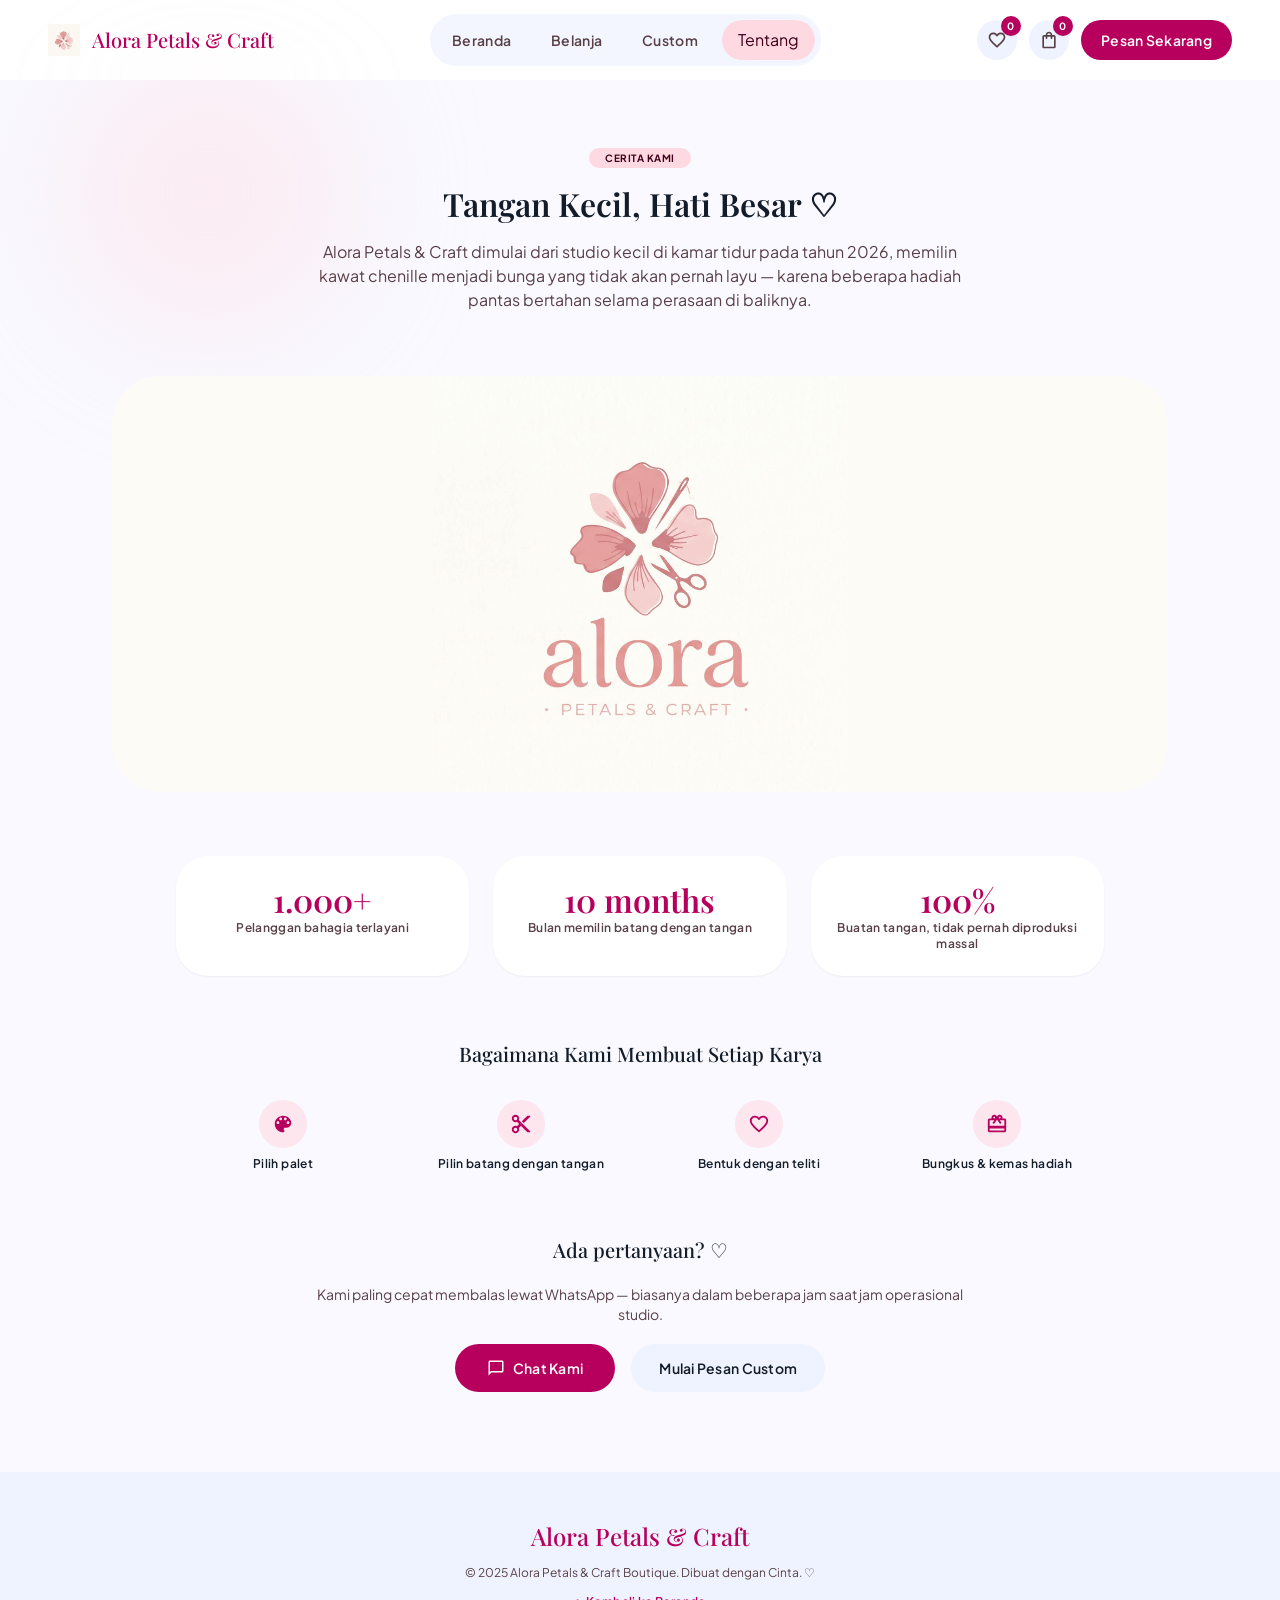
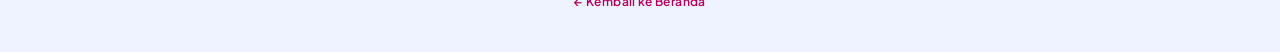
<file: Alora Petals & Craft/about.html>
<!doctype html>
<html lang="en">
  <head>
    <meta charset="utf-8" />
    <meta
      content="width=device-width, initial-scale=1.0, viewport-fit=cover"
      name="viewport"
    />
    <title>Tentang Studio Kami — Alora Petals &amp; Craft</title>
    <link href="https://fonts.googleapis.com" rel="preconnect" />
    <link crossorigin="" href="https://fonts.gstatic.com" rel="preconnect" />
    <link
      href="https://fonts.googleapis.com/css2?family=Playfair+Display:ital,wght@0,400..900;1,400..900&family=Plus+Jakarta+Sans:ital,wght@0,300..800;1,300..800&display=swap"
      rel="stylesheet"
    />
    <link rel="stylesheet" href="css/tailwind-build.css" />
    <link rel="stylesheet" href="css/mobile-fixes.css" />
    <script src="js/cart-store.js"></script>
    <script src="js/wishlist-store.js"></script>
    <script src="js/site-config.js"></script>
    <script src="js/menu.js" defer></script>
  </head>
  <body class="bg-surface font-body-md text-on-surface antialiased">
    <header
      class="fixed top-0 left-0 right-0 z-50 bg-surface-container-lowest/90 backdrop-blur-xl shadow-[0_8px_24px_-4px_rgba(244,114,182,0.12)]"
    >
      <div
        class="h-20 max-w-7xl mx-auto px-4 sm:px-6 lg:px-12 flex items-center justify-between gap-2 sm:gap-4"
      >
        <div class="flex items-center gap-3 min-w-0">
          <img
            alt="Alora Petals &amp; Craft logo"
            class="h-8 w-auto object-contain shrink-0"
            src="images/logo.jpg"
          /><a class="flex flex-col text-left group min-w-0" href="index.html"
            ><span
              class="font-headline-sm text-headline-sm text-primary group-hover:text-primary-container transition-colors truncate brand-name"
              >Alora Petals & Craft</span
            ></a
          >
        </div>
        <nav
          class="hidden xl:flex items-center gap-2 p-1.5 rounded-full bg-surface-container-low/70"
        >
          <a
            class="px-4 py-2 rounded-full font-label-lg text-label-lg text-on-surface-variant hover:bg-surface-container hover:text-on-surface transition-all"
            href="index.html"
            >Beranda</a
          ><a
            class="px-4 py-2 rounded-full font-label-lg text-label-lg text-on-surface-variant hover:bg-surface-container hover:text-on-surface transition-all"
            href="shop.html"
            >Belanja</a
          ><a
            class="px-4 py-2 rounded-full font-label-lg text-label-lg text-on-surface-variant hover:bg-surface-container hover:text-on-surface transition-all"
            href="custom-order.html"
            >Custom</a
          ><a
            aria-current="page"
            class="px-4 py-2 rounded-full transition-all bg-primary-fixed text-on-primary-fixed font-title-md"
            href="about.html"
            >Tentang</a
          >
        </nav>
        <div class="flex items-center gap-2 sm:gap-3 shrink-0">
          <a
            aria-label="Favorit"
            href="wishlist.html"
            class="relative w-10 h-10 rounded-full bg-surface-container-low flex items-center justify-center text-on-surface-variant hover:bg-primary-fixed hover:text-on-primary-fixed transition-all shadow-[0_2px_6px_-1px_rgba(55,65,81,0.04)]"
            ><svg
              class="icon-svg text-[20px]"
              viewBox="0 0 24 24"
              aria-hidden="true"
              focusable="false"
            >
              <path
                class="ic-o"
                d="M16.5 3c-1.74 0-3.41.81-4.5 2.09C10.91 3.81 9.24 3 7.5 3 4.42 3 2 5.42 2 8.5c0 3.78 3.4 6.86 8.55 11.54L12 21.35l1.45-1.32C18.6 15.36 22 12.28 22 8.5 22 5.42 19.58 3 16.5 3zm-4.4 15.55l-.1.1-.1-.1C7.14 14.24 4 11.39 4 8.5 4 6.5 5.5 5 7.5 5c1.54 0 3.04.99 3.57 2.36h1.87C13.46 5.99 14.96 5 16.5 5c2 0 3.5 1.5 3.5 3.5 0 2.89-3.14 5.74-7.9 10.05z"
              />
              <path
                class="ic-f"
                d="M12 21.35l-1.45-1.32C5.4 15.36 2 12.28 2 8.5 2 5.42 4.42 3 7.5 3c1.74 0 3.41.81 4.5 2.09C13.09 3.81 14.76 3 16.5 3 19.58 3 22 5.42 22 8.5c0 3.78-3.4 6.86-8.55 11.54L12 21.35z"
              /></svg
            ><span
              class="absolute -top-1 -right-1 bg-primary text-on-primary font-label-sm text-label-sm w-5 h-5 rounded-full flex items-center justify-center shadow-sm"
              id="wishlist-count"
              >0</span
            ></a
          ><a
            aria-label="Keranjang"
            href="cart.html"
            class="relative w-10 h-10 rounded-full bg-surface-container-low flex items-center justify-center text-on-surface-variant hover:bg-primary-fixed hover:text-on-primary-fixed transition-all shadow-[0_2px_6px_-1px_rgba(55,65,81,0.04)]"
            ><svg
              class="icon-svg text-[20px]"
              viewBox="0 0 24 24"
              aria-hidden="true"
              focusable="false"
            >
              <path
                d="M18 6h-2c0-2.21-1.79-4-4-4S8 3.79 8 6H6c-1.1 0-2 .9-2 2v12c0 1.1.9 2 2 2h12c1.1 0 2-.9 2-2V8c0-1.1-.9-2-2-2zm-6-2c1.1 0 2 .9 2 2h-4c0-1.1.9-2 2-2zm6 16H6V8h2v2c0 .55.45 1 1 1s1-.45 1-1V8h4v2c0 .55.45 1 1 1s1-.45 1-1V8h2v12z"
              /></svg
            ><span
              class="absolute -top-1 -right-1 bg-primary text-on-primary font-label-sm text-label-sm w-5 h-5 rounded-full flex items-center justify-center shadow-sm"
              id="cart-count"
              >0</span
            ></a
          ><a
            class="hidden xl:inline-flex items-center justify-center px-5 py-2.5 rounded-full bg-primary text-on-primary font-label-lg text-label-lg hover:bg-primary-container active:scale-95 transition-all shadow-[0_8px_24px_-4px_rgba(219,39,119,0.25)]"
            href="custom-order.html"
            >Pesan Sekarang</a
          >
          <button
            type="button"
            id="menu-toggle"
            aria-label="Buka menu"
            aria-expanded="false"
            aria-controls="mobile-menu"
            class="xl:hidden w-10 h-10 rounded-full bg-surface-container-low flex items-center justify-center text-on-surface-variant hover:bg-primary-fixed hover:text-on-primary-fixed transition-all shadow-sm"
          >
            <svg
              class="icon-svg text-[20px]"
              viewBox="0 0 24 24"
              aria-hidden="true"
              focusable="false"
            >
              <path
                class="ic-menu"
                d="M3 18h18v-2H3v2zm0-5h18v-2H3v2zm0-7v2h18V6H3z"
              />
              <path
                class="ic-close"
                d="M19 6.41L17.59 5 12 10.59 6.41 5 5 6.41 10.59 12 5 17.59 6.41 19 12 13.41 17.59 19 19 17.59 13.41 12z"
              />
            </svg>
          </button>
        </div>
      </div>
      <div
        id="mobile-menu"
        class="hidden xl:hidden border-t border-primary-fixed/50"
      >
        <nav
          aria-label="Menu utama"
          class="max-w-7xl mx-auto px-4 sm:px-6 py-3 flex flex-col gap-1"
        >
          <a
            class="block px-4 py-3 rounded-full font-label-lg text-label-lg text-on-surface-variant hover:bg-surface-container hover:text-on-surface transition-all"
            href="index.html"
            >Beranda</a
          >
          <a
            class="block px-4 py-3 rounded-full font-label-lg text-label-lg text-on-surface-variant hover:bg-surface-container hover:text-on-surface transition-all"
            href="shop.html"
            >Belanja</a
          >
          <a
            class="block px-4 py-3 rounded-full font-label-lg text-label-lg text-on-surface-variant hover:bg-surface-container hover:text-on-surface transition-all"
            href="custom-order.html"
            >Custom</a
          >
          <a
            aria-current="page"
            class="block px-4 py-3 rounded-full transition-all bg-primary-fixed text-on-primary-fixed font-title-md"
            href="about.html"
            >Tentang</a
          >
        </nav>
      </div>
    </header>
    <main class="w-full pt-20">
      <section
        class="relative w-full max-w-5xl mx-auto px-6 lg:px-12 py-16 text-center space-y-4"
      >
        <div
          class="absolute -top-8 -left-16 w-72 h-72 rounded-full bg-primary-fixed/40 blur-3xl pointer-events-none -z-10"
        ></div>
        <span
          class="px-4 py-1 rounded-full bg-primary-fixed text-on-primary-fixed font-label-sm text-label-sm uppercase tracking-wider"
          >Cerita Kami</span
        >
        <h1 class="font-headline-lg text-headline-lg text-on-surface">
          Tangan Kecil, Hati Besar ♡
        </h1>
        <p
          class="font-body-lg text-body-lg text-on-surface-variant max-w-2xl mx-auto"
        >
          Alora Petals & Craft dimulai dari studio kecil di kamar tidur pada
          tahun 2026, memilin kawat chenille menjadi bunga yang tidak akan
          pernah layu — karena beberapa hadiah pantas bertahan selama perasaan
          di baliknya.
        </p>
      </section>
      <section class="max-w-6xl mx-auto px-6 lg:px-12 pb-16">
        <div
          class="about-photo rounded-xl overflow-hidden shadow-[0_16px_36px_-8px_rgba(219,39,119,0.2)]"
        >
          <img
            alt="Alora Petals & Craft"
            src="images/tentang.jpg"
          />
        </div>
      </section>
      <section
        class="max-w-5xl mx-auto px-6 lg:px-12 pb-16 grid grid-cols-3 gap-3 sm:gap-6 text-center"
      >
        <div class="bg-surface-container-lowest rounded-lg p-3 sm:p-6 shadow-sm">
          <p class="font-headline-lg stat-number text-primary">1.000+</p>
          <p class="font-label-md text-label-md text-on-surface-variant">
            Pelanggan bahagia terlayani
          </p>
        </div>
        <div class="bg-surface-container-lowest rounded-lg p-3 sm:p-6 shadow-sm">
          <p class="font-headline-lg stat-number text-primary">10 months</p>
          <p class="font-label-md text-label-md text-on-surface-variant">
            Bulan memilin batang dengan tangan
          </p>
        </div>
        <div class="bg-surface-container-lowest rounded-lg p-3 sm:p-6 shadow-sm">
          <p class="font-headline-lg stat-number text-primary">100%</p>
          <p class="font-label-md text-label-md text-on-surface-variant">
            Buatan tangan, tidak pernah diproduksi massal
          </p>
        </div>
      </section>
      <section class="max-w-5xl mx-auto px-6 lg:px-12 pb-16 space-y-8">
        <h2
          class="font-headline-sm text-headline-sm text-on-surface text-center"
        >
          Bagaimana Kami Membuat Setiap Karya
        </h2>
        <div class="grid grid-cols-4 gap-2 sm:gap-6">
          <div class="text-center space-y-2">
            <div
              class="step-icon rounded-full bg-primary-fixed/60 flex items-center justify-center text-primary mx-auto"
            >
              <svg
                class="icon-svg text-[22px]"
                viewBox="0 0 24 24"
                aria-hidden="true"
                focusable="false"
              >
                <path
                  d="M12 3c-4.97 0-9 4.03-9 9s4.03 9 9 9c.83 0 1.5-.67 1.5-1.5 0-.39-.15-.74-.39-1.01-.23-.26-.38-.61-.38-.99 0-.83.67-1.5 1.5-1.5H16c2.76 0 5-2.24 5-5 0-4.42-4.03-8-9-8zm-5.5 9c-.83 0-1.5-.67-1.5-1.5S5.67 9 6.5 9 8 9.67 8 10.5 7.33 12 6.5 12zm3-4C8.67 8 8 7.33 8 6.5S8.67 5 9.5 5s1.5.67 1.5 1.5S10.33 8 9.5 8zm5 0c-.83 0-1.5-.67-1.5-1.5S13.67 5 14.5 5s1.5.67 1.5 1.5S15.33 8 14.5 8zm3 4c-.83 0-1.5-.67-1.5-1.5S16.67 9 17.5 9s1.5.67 1.5 1.5-.67 1.5-1.5 1.5z"
                />
              </svg>
            </div>
            <p class="font-label-md step-label text-on-surface">
              Pilih palet
            </p>
          </div>
          <div class="text-center space-y-2">
            <div
              class="step-icon rounded-full bg-primary-fixed/60 flex items-center justify-center text-primary mx-auto"
            >
              <svg
                class="icon-svg text-[22px]"
                viewBox="0 0 24 24"
                aria-hidden="true"
                focusable="false"
              >
                <path
                  d="M9.64 7.64c.23-.5.36-1.05.36-1.64 0-2.21-1.79-4-4-4S2 3.79 2 6s1.79 4 4 4c.59 0 1.14-.13 1.64-.36L10 12l-2.36 2.36C7.14 14.13 6.59 14 6 14c-2.21 0-4 1.79-4 4s1.79 4 4 4 4-1.79 4-4c0-.59-.13-1.14-.36-1.64L12 14l7 7h3v-1L9.64 7.64zM6 8c-1.1 0-2-.89-2-2s.9-2 2-2 2 .89 2 2-.9 2-2 2zm0 12c-1.1 0-2-.89-2-2s.9-2 2-2 2 .89 2 2-.9 2-2 2zm6-7.5c-.28 0-.5-.22-.5-.5s.22-.5.5-.5.5.22.5.5-.22.5-.5.5zM19 3l-6 6 2 2 7-7V3z"
                />
              </svg>
            </div>
            <p class="font-label-md step-label text-on-surface">
              Pilin batang dengan tangan
            </p>
          </div>
          <div class="text-center space-y-2">
            <div
              class="step-icon rounded-full bg-primary-fixed/60 flex items-center justify-center text-primary mx-auto"
            >
              <svg
                class="icon-svg text-[22px]"
                viewBox="0 0 24 24"
                aria-hidden="true"
                focusable="false"
              >
                <path
                  class="ic-o"
                  d="M16.5 3c-1.74 0-3.41.81-4.5 2.09C10.91 3.81 9.24 3 7.5 3 4.42 3 2 5.42 2 8.5c0 3.78 3.4 6.86 8.55 11.54L12 21.35l1.45-1.32C18.6 15.36 22 12.28 22 8.5 22 5.42 19.58 3 16.5 3zm-4.4 15.55l-.1.1-.1-.1C7.14 14.24 4 11.39 4 8.5 4 6.5 5.5 5 7.5 5c1.54 0 3.04.99 3.57 2.36h1.87C13.46 5.99 14.96 5 16.5 5c2 0 3.5 1.5 3.5 3.5 0 2.89-3.14 5.74-7.9 10.05z"
                />
                <path
                  class="ic-f"
                  d="M12 21.35l-1.45-1.32C5.4 15.36 2 12.28 2 8.5 2 5.42 4.42 3 7.5 3c1.74 0 3.41.81 4.5 2.09C13.09 3.81 14.76 3 16.5 3 19.58 3 22 5.42 22 8.5c0 3.78-3.4 6.86-8.55 11.54L12 21.35z"
                />
              </svg>
            </div>
            <p class="font-label-md step-label text-on-surface">
              Bentuk dengan teliti
            </p>
          </div>
          <div class="text-center space-y-2">
            <div
              class="step-icon rounded-full bg-primary-fixed/60 flex items-center justify-center text-primary mx-auto"
            >
              <svg
                class="icon-svg text-[22px]"
                viewBox="0 0 24 24"
                aria-hidden="true"
                focusable="false"
              >
                <path
                  d="M20 6h-2.18c.11-.31.18-.65.18-1 0-1.66-1.34-3-3-3-1.05 0-1.96.54-2.5 1.35l-.5.67-.5-.68C10.96 2.54 10.05 2 9 2 7.34 2 6 3.34 6 5c0 .35.07.69.18 1H4c-1.11 0-1.99.89-1.99 2L2 19c0 1.11.89 2 2 2h16c1.11 0 2-.89 2-2V8c0-1.11-.89-2-2-2zm-5-2c.55 0 1 .45 1 1s-.45 1-1 1-1-.45-1-1 .45-1 1-1zM9 4c.55 0 1 .45 1 1s-.45 1-1 1-1-.45-1-1 .45-1 1-1zm11 15H4v-2h16v2zm0-5H4V8h5.08L7 10.83 8.62 12 11 8.76l1-1.36 1 1.36L15.38 12 17 10.83 14.92 8H20v6z"
                />
              </svg>
            </div>
            <p class="font-label-md step-label text-on-surface">
              Bungkus & kemas hadiah
            </p>
          </div>
        </div>
      </section>
      <section
        class="max-w-3xl mx-auto px-6 lg:px-12 pb-20 text-center space-y-5"
      >
        <h2 class="font-headline-sm text-headline-sm text-on-surface">
          Ada pertanyaan? ♡
        </h2>
        <p class="font-body-md text-body-md text-on-surface-variant">
          Kami paling cepat membalas lewat WhatsApp — biasanya dalam beberapa
          jam saat jam operasional studio.
        </p>
        <div class="flex flex-wrap items-center justify-center gap-4">
          <a
            href="https://wa.me/"
            target="_blank"
            class="inline-flex items-center gap-2 px-8 py-3.5 rounded-full bg-primary text-on-primary font-label-lg text-label-lg hover:bg-primary-container active:scale-95 transition-all shadow-[0_8px_24px_-4px_rgba(219,39,119,0.3)]"
            ><svg
              class="icon-svg text-[18px]"
              viewBox="0 0 24 24"
              aria-hidden="true"
              focusable="false"
            >
              <path
                d="M20 2H4c-1.1 0-1.99.9-1.99 2L2 22l4-4h14c1.1 0 2-.9 2-2V4c0-1.1-.9-2-2-2zm0 14H5.17L4 17.17V4h16v12z"
              /></svg
            >Chat Kami</a
          >
          <a
            href="custom-order.html"
            class="inline-flex items-center gap-2 px-7 py-3.5 rounded-full bg-surface-container-low text-on-surface font-label-lg text-label-lg hover:bg-primary-fixed hover:text-on-primary-fixed transition-all"
            >Mulai Pesan Custom</a
          >
        </div>
      </section>
    </main>
    <footer
      class="w-full bg-surface-container-low pt-12 pb-10"
      style="padding-bottom: calc(2.5rem + env(safe-area-inset-bottom, 0px))"
    >
      <div class="max-w-7xl mx-auto px-6 lg:px-12 text-center space-y-3">
        <span class="font-headline-md text-headline-md text-primary"
          >Alora Petals & Craft</span
        >
        <p class="font-body-sm text-body-sm text-on-surface-variant">
          © 2025 Alora Petals &amp; Craft Boutique. Dibuat dengan Cinta. ♡
        </p>
        <a
          href="index.html"
          class="inline-flex items-center gap-1.5 font-label-md text-label-md text-primary hover:underline"
          >← Kembali ke Beranda</a
        >
      </div>
    </footer>
    <script src="js/page-transition.js"></script>
  </body>
</html>
</file>
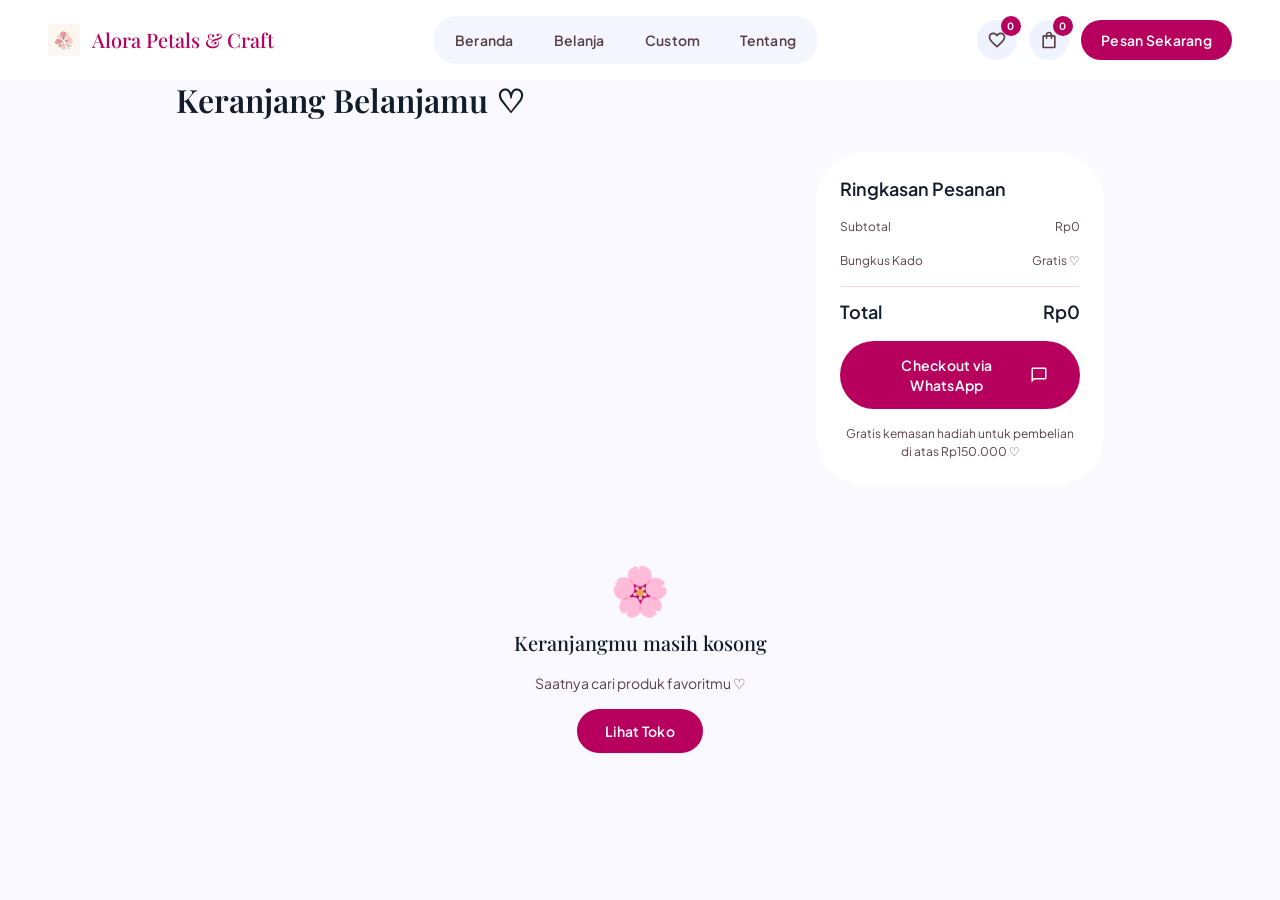
<file: Alora Petals & Craft/cart.html>
<!doctype html>
<html lang="en">
  <head>
    <meta charset="utf-8" />
    <meta
      content="width=device-width, initial-scale=1.0, viewport-fit=cover"
      name="viewport"
    />
    <title>Keranjangmu — Alora Petals &amp; Craft</title>
    <link href="https://fonts.googleapis.com" rel="preconnect" />
    <link crossorigin="" href="https://fonts.gstatic.com" rel="preconnect" />
    <link
      href="https://fonts.googleapis.com/css2?family=Playfair+Display:ital,wght@0,400..900;1,400..900&family=Plus+Jakarta+Sans:ital,wght@0,300..800;1,300..800&display=swap"
      rel="stylesheet"
    />
    <link rel="stylesheet" href="css/tailwind-build.css" />
    <link rel="stylesheet" href="css/mobile-fixes.css" />
    <script src="js/icons.js"></script>
    <script src="js/products-data.js"></script>
    <script src="js/cart-store.js"></script>
    <script src="js/wishlist-store.js"></script>
    <script src="js/site-config.js"></script>
    <script src="js/menu.js" defer></script>
  </head>
  <body class="bg-surface font-body-md text-on-surface antialiased">
    <header
      class="fixed top-0 left-0 right-0 z-50 bg-surface-container-lowest/90 backdrop-blur-xl shadow-[0_8px_24px_-4px_rgba(244,114,182,0.12)]"
    >
      <div
        class="h-20 max-w-7xl mx-auto px-4 sm:px-6 lg:px-12 flex items-center justify-between gap-2 sm:gap-4"
      >
        <div class="flex items-center gap-3 min-w-0">
          <img
            alt="Alora Petals &amp; Craft logo"
            class="h-8 w-auto object-contain shrink-0"
            src="images/logo.jpg"
          /><a class="flex flex-col text-left group min-w-0" href="index.html"
            ><span
              class="font-headline-sm text-headline-sm text-primary group-hover:text-primary-container transition-colors truncate brand-name"
              >Alora Petals & Craft</span
            ></a
          >
        </div>
        <nav
          class="hidden xl:flex items-center gap-2 p-1.5 rounded-full bg-surface-container-low/70"
        >
          <a
            class="px-4 py-2 rounded-full font-label-lg text-label-lg text-on-surface-variant hover:bg-surface-container hover:text-on-surface transition-all"
            href="index.html"
            >Beranda</a
          ><a
            class="px-4 py-2 rounded-full font-label-lg text-label-lg text-on-surface-variant hover:bg-surface-container hover:text-on-surface transition-all"
            href="shop.html"
            >Belanja</a
          ><a
            class="px-4 py-2 rounded-full font-label-lg text-label-lg text-on-surface-variant hover:bg-surface-container hover:text-on-surface transition-all"
            href="custom-order.html"
            >Custom</a
          ><a
            class="px-4 py-2 rounded-full font-label-lg text-label-lg text-on-surface-variant hover:bg-surface-container hover:text-on-surface transition-all"
            href="about.html"
            >Tentang</a
          >
        </nav>
        <div class="flex items-center gap-2 sm:gap-3 shrink-0">
          <a
            aria-label="Favorit"
            href="wishlist.html"
            class="relative w-10 h-10 rounded-full bg-surface-container-low flex items-center justify-center text-on-surface-variant hover:bg-primary-fixed hover:text-on-primary-fixed transition-all shadow-[0_2px_6px_-1px_rgba(55,65,81,0.04)]"
            ><svg
              class="icon-svg text-[20px]"
              viewBox="0 0 24 24"
              aria-hidden="true"
              focusable="false"
            >
              <path
                class="ic-o"
                d="M16.5 3c-1.74 0-3.41.81-4.5 2.09C10.91 3.81 9.24 3 7.5 3 4.42 3 2 5.42 2 8.5c0 3.78 3.4 6.86 8.55 11.54L12 21.35l1.45-1.32C18.6 15.36 22 12.28 22 8.5 22 5.42 19.58 3 16.5 3zm-4.4 15.55l-.1.1-.1-.1C7.14 14.24 4 11.39 4 8.5 4 6.5 5.5 5 7.5 5c1.54 0 3.04.99 3.57 2.36h1.87C13.46 5.99 14.96 5 16.5 5c2 0 3.5 1.5 3.5 3.5 0 2.89-3.14 5.74-7.9 10.05z"
              />
              <path
                class="ic-f"
                d="M12 21.35l-1.45-1.32C5.4 15.36 2 12.28 2 8.5 2 5.42 4.42 3 7.5 3c1.74 0 3.41.81 4.5 2.09C13.09 3.81 14.76 3 16.5 3 19.58 3 22 5.42 22 8.5c0 3.78-3.4 6.86-8.55 11.54L12 21.35z"
              /></svg
            ><span
              class="absolute -top-1 -right-1 bg-primary text-on-primary font-label-sm text-label-sm w-5 h-5 rounded-full flex items-center justify-center shadow-sm"
              id="wishlist-count"
              >0</span
            ></a
          ><a
            aria-label="Keranjang"
            href="cart.html"
            class="relative w-10 h-10 rounded-full bg-surface-container-low flex items-center justify-center text-on-surface-variant hover:bg-primary-fixed hover:text-on-primary-fixed transition-all shadow-[0_2px_6px_-1px_rgba(55,65,81,0.04)]"
            ><svg
              class="icon-svg text-[20px]"
              viewBox="0 0 24 24"
              aria-hidden="true"
              focusable="false"
            >
              <path
                d="M18 6h-2c0-2.21-1.79-4-4-4S8 3.79 8 6H6c-1.1 0-2 .9-2 2v12c0 1.1.9 2 2 2h12c1.1 0 2-.9 2-2V8c0-1.1-.9-2-2-2zm-6-2c1.1 0 2 .9 2 2h-4c0-1.1.9-2 2-2zm6 16H6V8h2v2c0 .55.45 1 1 1s1-.45 1-1V8h4v2c0 .55.45 1 1 1s1-.45 1-1V8h2v12z"
              /></svg
            ><span
              class="absolute -top-1 -right-1 bg-primary text-on-primary font-label-sm text-label-sm w-5 h-5 rounded-full flex items-center justify-center shadow-sm"
              id="cart-count"
              >0</span
            ></a
          ><a
            class="hidden xl:inline-flex items-center justify-center px-5 py-2.5 rounded-full bg-primary text-on-primary font-label-lg text-label-lg hover:bg-primary-container active:scale-95 transition-all shadow-[0_8px_24px_-4px_rgba(219,39,119,0.25)]"
            href="custom-order.html"
            >Pesan Sekarang</a
          >
          <button
            type="button"
            id="menu-toggle"
            aria-label="Buka menu"
            aria-expanded="false"
            aria-controls="mobile-menu"
            class="xl:hidden w-10 h-10 rounded-full bg-surface-container-low flex items-center justify-center text-on-surface-variant hover:bg-primary-fixed hover:text-on-primary-fixed transition-all shadow-sm"
          >
            <svg
              class="icon-svg text-[20px]"
              viewBox="0 0 24 24"
              aria-hidden="true"
              focusable="false"
            >
              <path
                class="ic-menu"
                d="M3 18h18v-2H3v2zm0-5h18v-2H3v2zm0-7v2h18V6H3z"
              />
              <path
                class="ic-close"
                d="M19 6.41L17.59 5 12 10.59 6.41 5 5 6.41 10.59 12 5 17.59 6.41 19 12 13.41 17.59 19 19 17.59 13.41 12z"
              />
            </svg>
          </button>
        </div>
      </div>
      <div
        id="mobile-menu"
        class="hidden xl:hidden border-t border-primary-fixed/50"
      >
        <nav
          aria-label="Menu utama"
          class="max-w-7xl mx-auto px-4 sm:px-6 py-3 flex flex-col gap-1"
        >
          <a
            class="block px-4 py-3 rounded-full font-label-lg text-label-lg text-on-surface-variant hover:bg-surface-container hover:text-on-surface transition-all"
            href="index.html"
            >Beranda</a
          >
          <a
            class="block px-4 py-3 rounded-full font-label-lg text-label-lg text-on-surface-variant hover:bg-surface-container hover:text-on-surface transition-all"
            href="shop.html"
            >Belanja</a
          >
          <a
            class="block px-4 py-3 rounded-full font-label-lg text-label-lg text-on-surface-variant hover:bg-surface-container hover:text-on-surface transition-all"
            href="custom-order.html"
            >Custom</a
          >
          <a
            class="block px-4 py-3 rounded-full font-label-lg text-label-lg text-on-surface-variant hover:bg-surface-container hover:text-on-surface transition-all"
            href="about.html"
            >Tentang</a
          >
        </nav>
      </div>
    </header>
    <main class="w-full pt-20 max-w-5xl mx-auto px-6 lg:px-12 pb-12">
      <h1 class="font-headline-lg text-headline-lg text-on-surface mb-8">
        Keranjang Belanjamu ♡
      </h1>
      <div class="grid grid-cols-1 lg:grid-cols-12 gap-8">
        <div class="lg:col-span-8 space-y-4" id="cart-items"></div>
        <div class="lg:col-span-4">
          <div
            class="bg-surface-container-lowest rounded-xl p-6 shadow-[0_8px_24px_-4px_rgba(244,114,182,0.15)] space-y-4 sticky top-24"
          >
            <h2 class="font-title-md text-title-md text-on-surface">
              Ringkasan Pesanan
            </h2>
            <div
              class="flex justify-between font-body-sm text-body-sm text-on-surface-variant"
            >
              <span>Subtotal</span><span id="sum-subtotal">Rp0</span>
            </div>
            <div
              class="flex justify-between font-body-sm text-body-sm text-on-surface-variant"
            >
              <span>Bungkus Kado</span><span id="sum-wrap">Gratis ♡</span>
            </div>
            <div
              class="border-t border-primary-fixed pt-3 flex justify-between font-title-md text-title-md text-on-surface"
            >
              <span>Total</span><span id="sum-total">Rp0</span>
            </div>
            <button
              onclick="checkout()"
              class="w-full inline-flex items-center justify-center px-8 py-3.5 rounded-full bg-primary text-on-primary font-label-lg text-label-lg hover:bg-primary-container active:scale-95 transition-all shadow-[0_8px_24px_-4px_rgba(219,39,119,0.3)] gap-2"
            >
              Checkout via WhatsApp<svg
                class="icon-svg text-[18px]"
                viewBox="0 0 24 24"
                aria-hidden="true"
                focusable="false"
              >
                <path
                  d="M20 2H4c-1.1 0-1.99.9-1.99 2L2 22l4-4h14c1.1 0 2-.9 2-2V4c0-1.1-.9-2-2-2zm0 14H5.17L4 17.17V4h16v12z"
                />
              </svg>
            </button>
            <p
              class="font-body-sm text-body-sm text-on-surface-variant text-center"
            >
              Gratis kemasan hadiah untuk pembelian di atas Rp150.000 ♡
            </p>
          </div>
        </div>
      </div>
      <div id="empty-cart" class="hidden text-center py-20 space-y-4">
        <p class="text-5xl">🌸</p>
        <p class="font-headline-sm text-headline-sm text-on-surface">
          Keranjangmu masih kosong
        </p>
        <p class="font-body-md text-body-md text-on-surface-variant">
          Saatnya cari produk favoritmu ♡
        </p>
        <a
          href="shop.html"
          class="inline-flex items-center gap-2 px-7 py-3 rounded-full bg-primary text-on-primary font-label-lg text-label-lg shadow-sm"
          >Lihat Toko</a
        >
      </div>
    </main>
    <script src="js/cart.js"></script>
    <script src="js/page-transition.js"></script>
  </body>
</html>
</file>
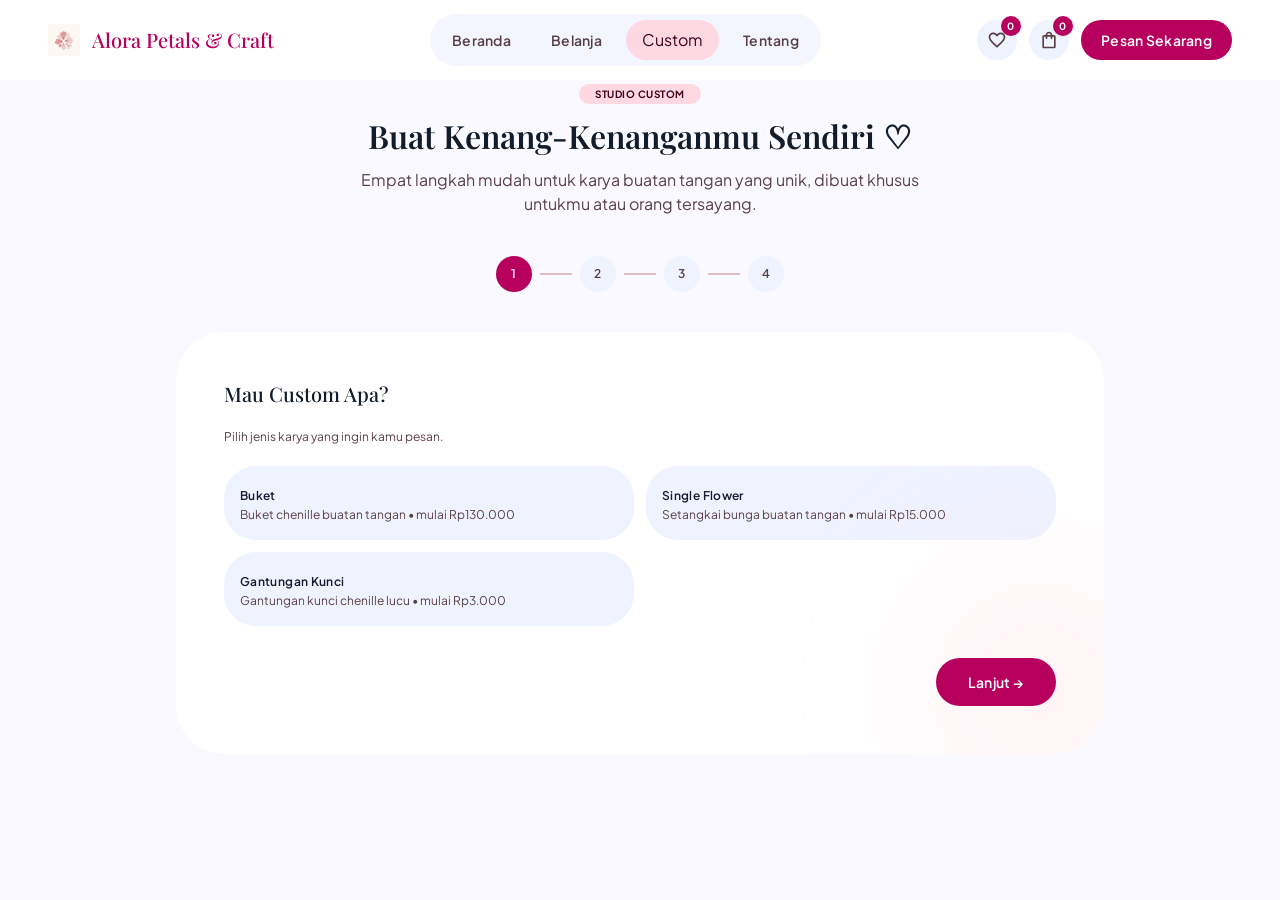
<file: Alora Petals & Craft/custom-order.html>
<!doctype html>
<html lang="en">
  <head>
    <meta charset="utf-8" />
    <meta
      content="width=device-width, initial-scale=1.0, viewport-fit=cover"
      name="viewport"
    />
    <title>Buat Pesanan Custom — Alora Petals &amp; Craft</title>
    <link href="https://fonts.googleapis.com" rel="preconnect" />
    <link crossorigin="" href="https://fonts.gstatic.com" rel="preconnect" />
    <link
      href="https://fonts.googleapis.com/css2?family=Playfair+Display:ital,wght@0,400..900;1,400..900&family=Plus+Jakarta+Sans:ital,wght@0,300..800;1,300..800&display=swap"
      rel="stylesheet"
    />
    <link rel="stylesheet" href="css/tailwind-build.css" />
    <link rel="stylesheet" href="css/mobile-fixes.css" />
    <script src="js/cart-store.js"></script>
    <script src="js/wishlist-store.js"></script>
    <script src="js/site-config.js"></script>
    <script src="js/menu.js" defer></script>
  </head>
  <body class="bg-surface font-body-md text-on-surface antialiased">
    <header
      class="fixed top-0 left-0 right-0 z-50 bg-surface-container-lowest/90 backdrop-blur-xl shadow-[0_8px_24px_-4px_rgba(244,114,182,0.12)]"
    >
      <div
        class="h-20 max-w-7xl mx-auto px-4 sm:px-6 lg:px-12 flex items-center justify-between gap-2 sm:gap-4"
      >
        <div class="flex items-center gap-3 min-w-0">
          <img
            alt="Alora Petals &amp; Craft logo"
            class="h-8 w-auto object-contain shrink-0"
            src="images/logo.jpg"
          /><a class="flex flex-col text-left group min-w-0" href="index.html"
            ><span
              class="font-headline-sm text-headline-sm text-primary group-hover:text-primary-container transition-colors truncate brand-name"
              >Alora Petals & Craft</span
            ></a
          >
        </div>
        <nav
          class="hidden xl:flex items-center gap-2 p-1.5 rounded-full bg-surface-container-low/70"
        >
          <a
            class="px-4 py-2 rounded-full font-label-lg text-label-lg text-on-surface-variant hover:bg-surface-container hover:text-on-surface transition-all"
            href="index.html"
            >Beranda</a
          ><a
            class="px-4 py-2 rounded-full font-label-lg text-label-lg text-on-surface-variant hover:bg-surface-container hover:text-on-surface transition-all"
            href="shop.html"
            >Belanja</a
          ><a
            aria-current="page"
            class="px-4 py-2 rounded-full transition-all bg-primary-fixed text-on-primary-fixed font-title-md"
            href="custom-order.html"
            >Custom</a
          ><a
            class="px-4 py-2 rounded-full font-label-lg text-label-lg text-on-surface-variant hover:bg-surface-container hover:text-on-surface transition-all"
            href="about.html"
            >Tentang</a
          >
        </nav>
        <div class="flex items-center gap-2 sm:gap-3 shrink-0">
          <a
            aria-label="Favorit"
            href="wishlist.html"
            class="relative w-10 h-10 rounded-full bg-surface-container-low flex items-center justify-center text-on-surface-variant hover:bg-primary-fixed hover:text-on-primary-fixed transition-all shadow-[0_2px_6px_-1px_rgba(55,65,81,0.04)]"
            ><svg
              class="icon-svg text-[20px]"
              viewBox="0 0 24 24"
              aria-hidden="true"
              focusable="false"
            >
              <path
                class="ic-o"
                d="M16.5 3c-1.74 0-3.41.81-4.5 2.09C10.91 3.81 9.24 3 7.5 3 4.42 3 2 5.42 2 8.5c0 3.78 3.4 6.86 8.55 11.54L12 21.35l1.45-1.32C18.6 15.36 22 12.28 22 8.5 22 5.42 19.58 3 16.5 3zm-4.4 15.55l-.1.1-.1-.1C7.14 14.24 4 11.39 4 8.5 4 6.5 5.5 5 7.5 5c1.54 0 3.04.99 3.57 2.36h1.87C13.46 5.99 14.96 5 16.5 5c2 0 3.5 1.5 3.5 3.5 0 2.89-3.14 5.74-7.9 10.05z"
              />
              <path
                class="ic-f"
                d="M12 21.35l-1.45-1.32C5.4 15.36 2 12.28 2 8.5 2 5.42 4.42 3 7.5 3c1.74 0 3.41.81 4.5 2.09C13.09 3.81 14.76 3 16.5 3 19.58 3 22 5.42 22 8.5c0 3.78-3.4 6.86-8.55 11.54L12 21.35z"
              /></svg
            ><span
              class="absolute -top-1 -right-1 bg-primary text-on-primary font-label-sm text-label-sm w-5 h-5 rounded-full flex items-center justify-center shadow-sm"
              id="wishlist-count"
              >0</span
            ></a
          ><a
            aria-label="Keranjang"
            href="cart.html"
            class="relative w-10 h-10 rounded-full bg-surface-container-low flex items-center justify-center text-on-surface-variant hover:bg-primary-fixed hover:text-on-primary-fixed transition-all shadow-[0_2px_6px_-1px_rgba(55,65,81,0.04)]"
            ><svg
              class="icon-svg text-[20px]"
              viewBox="0 0 24 24"
              aria-hidden="true"
              focusable="false"
            >
              <path
                d="M18 6h-2c0-2.21-1.79-4-4-4S8 3.79 8 6H6c-1.1 0-2 .9-2 2v12c0 1.1.9 2 2 2h12c1.1 0 2-.9 2-2V8c0-1.1-.9-2-2-2zm-6-2c1.1 0 2 .9 2 2h-4c0-1.1.9-2 2-2zm6 16H6V8h2v2c0 .55.45 1 1 1s1-.45 1-1V8h4v2c0 .55.45 1 1 1s1-.45 1-1V8h2v12z"
              /></svg
            ><span
              class="absolute -top-1 -right-1 bg-primary text-on-primary font-label-sm text-label-sm w-5 h-5 rounded-full flex items-center justify-center shadow-sm"
              id="cart-count"
              >0</span
            ></a
          ><a
            class="hidden xl:inline-flex items-center justify-center px-5 py-2.5 rounded-full bg-primary text-on-primary font-label-lg text-label-lg hover:bg-primary-container active:scale-95 transition-all shadow-[0_8px_24px_-4px_rgba(219,39,119,0.25)]"
            href="custom-order.html"
            >Pesan Sekarang</a
          >
          <button
            type="button"
            id="menu-toggle"
            aria-label="Buka menu"
            aria-expanded="false"
            aria-controls="mobile-menu"
            class="xl:hidden w-10 h-10 rounded-full bg-surface-container-low flex items-center justify-center text-on-surface-variant hover:bg-primary-fixed hover:text-on-primary-fixed transition-all shadow-sm"
          >
            <svg
              class="icon-svg text-[20px]"
              viewBox="0 0 24 24"
              aria-hidden="true"
              focusable="false"
            >
              <path
                class="ic-menu"
                d="M3 18h18v-2H3v2zm0-5h18v-2H3v2zm0-7v2h18V6H3z"
              />
              <path
                class="ic-close"
                d="M19 6.41L17.59 5 12 10.59 6.41 5 5 6.41 10.59 12 5 17.59 6.41 19 12 13.41 17.59 19 19 17.59 13.41 12z"
              />
            </svg>
          </button>
        </div>
      </div>
      <div
        id="mobile-menu"
        class="hidden xl:hidden border-t border-primary-fixed/50"
      >
        <nav
          aria-label="Menu utama"
          class="max-w-7xl mx-auto px-4 sm:px-6 py-3 flex flex-col gap-1"
        >
          <a
            class="block px-4 py-3 rounded-full font-label-lg text-label-lg text-on-surface-variant hover:bg-surface-container hover:text-on-surface transition-all"
            href="index.html"
            >Beranda</a
          >
          <a
            class="block px-4 py-3 rounded-full font-label-lg text-label-lg text-on-surface-variant hover:bg-surface-container hover:text-on-surface transition-all"
            href="shop.html"
            >Belanja</a
          >
          <a
            aria-current="page"
            class="block px-4 py-3 rounded-full transition-all bg-primary-fixed text-on-primary-fixed font-title-md"
            href="custom-order.html"
            >Custom</a
          >
          <a
            class="block px-4 py-3 rounded-full font-label-lg text-label-lg text-on-surface-variant hover:bg-surface-container hover:text-on-surface transition-all"
            href="about.html"
            >Tentang</a
          >
        </nav>
      </div>
    </header>
    <main class="w-full pt-20 max-w-5xl mx-auto px-6 lg:px-12 pb-12">
      <div class="text-center space-y-3 mb-10">
        <span
          class="px-4 py-1 rounded-full bg-primary-fixed text-on-primary-fixed font-label-sm text-label-sm uppercase tracking-wider"
          >Studio Custom</span
        >
        <h1 class="font-headline-lg text-headline-lg text-on-surface">
          Buat Kenang-Kenanganmu Sendiri ♡
        </h1>
        <p
          class="font-body-lg text-body-lg text-on-surface-variant max-w-xl mx-auto"
        >
          Empat langkah mudah untuk karya buatan tangan yang unik, dibuat khusus
          untukmu atau orang tersayang.
        </p>
      </div>
      <!-- Step indicator -->
      <div
        class="flex items-center justify-center gap-2 mb-10"
        id="step-indicator"
      >
        <span
          class="step-dot w-9 h-9 rounded-full bg-primary text-on-primary font-label-md text-label-md flex items-center justify-center"
          >1</span
        >
        <span class="w-8 h-0.5 bg-outline-variant"></span>
        <span
          class="step-dot w-9 h-9 rounded-full bg-surface-container-low text-on-surface-variant font-label-md text-label-md flex items-center justify-center"
          >2</span
        >
        <span class="w-8 h-0.5 bg-outline-variant"></span>
        <span
          class="step-dot w-9 h-9 rounded-full bg-surface-container-low text-on-surface-variant font-label-md text-label-md flex items-center justify-center"
          >3</span
        >
        <span class="w-8 h-0.5 bg-outline-variant"></span>
        <span
          class="step-dot w-9 h-9 rounded-full bg-surface-container-low text-on-surface-variant font-label-md text-label-md flex items-center justify-center"
          >4</span
        >
      </div>
      <div
        class="bg-surface-container-lowest rounded-xl p-8 lg:p-12 shadow-[0_16px_36px_-8px_rgba(219,39,119,0.16)] relative overflow-hidden"
      >
        <div
          class="absolute -right-16 -bottom-16 w-64 h-64 rounded-full bg-primary-fixed/30 blur-3xl pointer-events-none"
        ></div>
        <!-- Step 1: Jenis custom -->
        <div class="step-panel space-y-5" data-step="1">
          <h2 class="font-headline-sm text-headline-sm text-on-surface">
            Mau Custom Apa?
          </h2>
          <p class="font-body-sm text-body-sm text-on-surface-variant">
            Pilih jenis karya yang ingin kamu pesan.
          </p>
          <div class="grid grid-cols-1 sm:grid-cols-2 gap-3" id="type-grid">
            <button
              onclick="pickType('Buket', this)"
              class="opt-btn p-4 rounded-lg bg-surface-container-low text-left"
            >
              <span class="font-label-md text-label-md text-on-surface">Buket</span>
              <p class="font-body-sm text-body-sm text-on-surface-variant">
                Buket chenille buatan tangan • mulai Rp130.000
              </p>
            </button>
            <button
              onclick="pickType('Single Flower', this)"
              class="opt-btn p-4 rounded-lg bg-surface-container-low text-left"
            >
              <span class="font-label-md text-label-md text-on-surface">Single Flower</span>
              <p class="font-body-sm text-body-sm text-on-surface-variant">
                Setangkai bunga buatan tangan • mulai Rp15.000
              </p>
            </button>
            <button
              onclick="pickType('Gantungan Kunci', this)"
              class="opt-btn p-4 rounded-lg bg-surface-container-low text-left"
            >
              <span class="font-label-md text-label-md text-on-surface">Gantungan Kunci</span>
              <p class="font-body-sm text-body-sm text-on-surface-variant">
                Gantungan kunci chenille lucu • mulai Rp3.000
              </p>
            </button>
          </div>
        </div>
        <!-- Step 2: Warna (isinya menyesuaikan jenis yang dipilih; lihat js/custom-order.js) -->
        <div class="step-panel space-y-5 hidden" data-step="2">
          <h2
            id="color-title"
            class="font-headline-sm text-headline-sm text-on-surface"
          >
            Pilih Warna
          </h2>
          <p
            id="color-hint"
            class="font-body-sm text-body-sm text-on-surface-variant"
          ></p>
          <p id="color-count" class="font-label-md text-label-md text-primary"></p>
          <div class="color-grid" id="color-grid"></div>
          <div id="color-note-wrap" class="hidden space-y-1.5 pt-2">
            <label
              for="color-note"
              class="font-label-md text-label-md text-on-surface"
              >Warna dipakai di bagian apa saja?</label
            >
            <textarea
              id="color-note"
              placeholder="Contoh: Cerry pink, daunnya merah"
              class="w-full h-24 px-4 py-3 rounded-lg bg-surface-container-low outline-none font-body-sm text-body-sm resize-none"
            ></textarea>
            <p class="font-body-sm text-body-sm text-on-surface-variant">
              Tulis bagian mana yang pakai warna apa, misalnya buah, daun, atau pita.
            </p>
          </div>
        </div>
        <!-- Step 3: Add-ons -->
        <div class="step-panel space-y-5 hidden" data-step="3">
          <h2 class="font-headline-sm text-headline-sm text-on-surface">
            Tambahan &amp; Ekstra (opsional)
          </h2>
          <div class="flex flex-wrap gap-2.5" id="addon-grid">
            <button
              onclick="toggleAddon('Gantungan Kunci Tambahan', this)"
              class="addon-btn px-4 py-2 rounded-full bg-surface-container-low text-on-surface font-label-sm text-label-sm"
            >
              + Gantungan Kunci Tambahan
            </button>
            <button
              onclick="toggleAddon('Kartu Tulisan Tangan', this)"
              class="addon-btn px-4 py-2 rounded-full bg-surface-container-low text-on-surface font-label-sm text-label-sm"
            >
              + Kartu Tulisan Tangan
            </button>
            <button
              onclick="toggleAddon('Upgrade Kotak Hadiah', this)"
              class="addon-btn px-4 py-2 rounded-full bg-surface-container-low text-on-surface font-label-sm text-label-sm"
            >
              + Upgrade Kotak Hadiah
            </button>
          </div>
          <div id="wrap-block" class="pt-2 space-y-1.5">
            <label class="font-label-md text-label-md text-on-surface"
              >Gaya Pembungkus:</label
            >
            <select
              id="wrap-select"
              class="w-full h-11 px-4 rounded-full bg-surface-container-low text-on-surface font-body-sm text-body-sm outline-none shadow-sm"
            >
              <option>Blush Matte Korea &amp; Pita Satin</option>
              <option>Kertas Kraft Rustic &amp; Pita Tali</option>
              <option>Tabung Bening Transparan</option>
            </select>
          </div>
        </div>
        <!-- Step 4: Contact + review -->
        <div class="step-panel space-y-5 hidden" data-step="4">
          <h2 class="font-headline-sm text-headline-sm text-on-surface">
            Data Dirimu
          </h2>
          <div class="grid grid-cols-1 sm:grid-cols-2 gap-4">
            <input
              id="cust-name"
              placeholder="Nama Kamu"
              class="h-12 px-4 rounded-full bg-surface-container-low outline-none font-body-sm text-body-sm"
            />
            <input
              id="cust-wa"
              type="tel"
              inputmode="numeric"
              pattern="[0-9]*"
              maxlength="15"
              placeholder="Nomor WhatsApp (contoh: 081234567890)"
              class="h-12 px-4 rounded-full bg-surface-container-low outline-none font-body-sm text-body-sm"
            />
          </div>
          <textarea
            id="cust-notes"
            placeholder="Ada catatan khusus? (teks ucapan, tenggat waktu, foto inspirasi...)"
            class="w-full h-24 px-4 py-3 rounded-lg bg-surface-container-low outline-none font-body-sm text-body-sm resize-none"
          ></textarea>
          <div
            class="rounded-lg bg-primary-fixed/30 p-5 space-y-1.5"
            id="summary-box"
          >
            <p class="font-label-md text-label-md text-on-surface">
              Ringkasan Pesananmu
            </p>
            <p
              class="font-body-sm text-body-sm text-on-surface-variant"
              id="summary-text"
            >
              Lengkapi langkah 1-3 untuk melihat ringkasan.
            </p>
          </div>
        </div>
        <!-- Nav buttons -->
        <div class="flex items-center justify-between pt-8 relative z-10">
          <button
            onclick="prevStep()"
            id="back-btn"
            class="px-6 py-3 rounded-full bg-surface-container-low text-on-surface font-label-md text-label-md invisible"
          >
            ← Kembali
          </button>
          <button
            onclick="nextStep()"
            id="next-btn"
            class="inline-flex items-center gap-2 px-8 py-3.5 rounded-full bg-primary text-on-primary font-label-lg text-label-lg hover:bg-primary-container active:scale-95 transition-all shadow-[0_8px_24px_-4px_rgba(219,39,119,0.3)]"
          >
            Lanjut →
          </button>
        </div>
      </div>
    </main>
    <div
      class="fixed bottom-6 right-6 z-50 transform translate-y-24 opacity-0 transition-all duration-300 pointer-events-none"
      id="toast"
      style="bottom: calc(1.5rem + env(safe-area-inset-bottom, 0px))"
    >
      <div
        class="bg-surface-container-lowest shadow-[0_12px_28px_rgba(219,39,119,0.25)] rounded-full px-5 py-3 flex items-center gap-3"
      >
        <span
          class="w-8 h-8 rounded-full bg-primary text-on-primary flex items-center justify-center"
          ><svg
            class="icon-svg text-[18px]"
            viewBox="0 0 24 24"
            aria-hidden="true"
            focusable="false"
          >
            <path
              class="ic-o"
              d="M16.5 3c-1.74 0-3.41.81-4.5 2.09C10.91 3.81 9.24 3 7.5 3 4.42 3 2 5.42 2 8.5c0 3.78 3.4 6.86 8.55 11.54L12 21.35l1.45-1.32C18.6 15.36 22 12.28 22 8.5 22 5.42 19.58 3 16.5 3zm-4.4 15.55l-.1.1-.1-.1C7.14 14.24 4 11.39 4 8.5 4 6.5 5.5 5 7.5 5c1.54 0 3.04.99 3.57 2.36h1.87C13.46 5.99 14.96 5 16.5 5c2 0 3.5 1.5 3.5 3.5 0 2.89-3.14 5.74-7.9 10.05z"
            />
            <path
              class="ic-f"
              d="M12 21.35l-1.45-1.32C5.4 15.36 2 12.28 2 8.5 2 5.42 4.42 3 7.5 3c1.74 0 3.41.81 4.5 2.09C13.09 3.81 14.76 3 16.5 3 19.58 3 22 5.42 22 8.5c0 3.78-3.4 6.86-8.55 11.54L12 21.35z"
            /></svg
        ></span>
        <p class="font-label-md text-label-md text-on-surface" id="toast-msg">
          Saved ♡
        </p>
      </div>
    </div>
    <script src="js/custom-order.js"></script>
    <script src="js/page-transition.js"></script>
  </body>
</html>
</file>
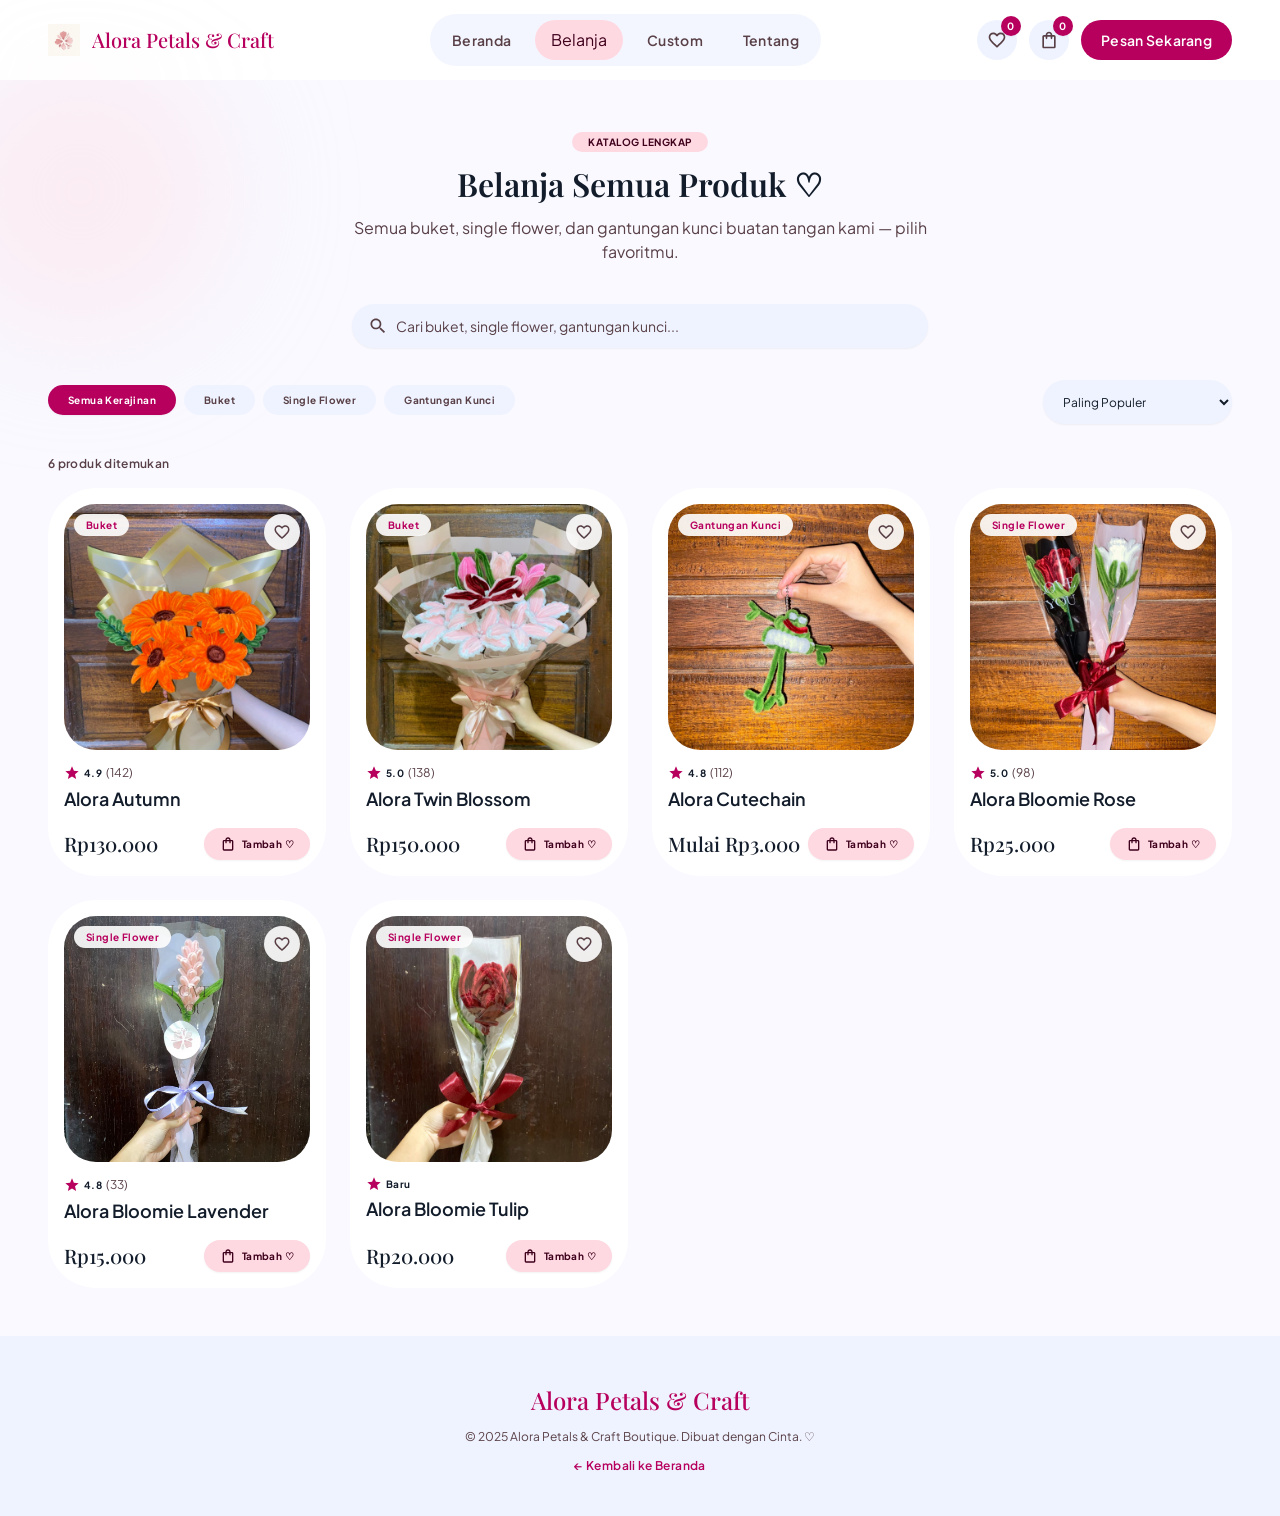
<file: Alora Petals & Craft/shop.html>
<!doctype html>
<html lang="en">
  <head>
    <meta charset="utf-8" />
    <meta
      content="width=device-width, initial-scale=1.0, viewport-fit=cover"
      name="viewport"
    />
    <title>Belanja Semua Kerajinan — Alora Petals &amp; Craft</title>
    <link href="https://fonts.googleapis.com" rel="preconnect" />
    <link crossorigin="" href="https://fonts.gstatic.com" rel="preconnect" />
    <link
      href="https://fonts.googleapis.com/css2?family=Playfair+Display:ital,wght@0,400..900;1,400..900&family=Plus+Jakarta+Sans:ital,wght@0,300..800;1,300..800&display=swap"
      rel="stylesheet"
    />
    <link rel="stylesheet" href="css/tailwind-build.css" />
    <link rel="stylesheet" href="css/mobile-fixes.css" />
    <script src="js/products-data.js"></script>
    <script src="js/icons.js"></script>
    <script src="js/cart-store.js"></script>
    <script src="js/wishlist-store.js"></script>
    <script src="js/menu.js" defer></script>
  </head>
  <body class="bg-surface font-body-md text-on-surface antialiased">
    <header
      class="fixed top-0 left-0 right-0 z-50 bg-surface-container-lowest/90 backdrop-blur-xl shadow-[0_8px_24px_-4px_rgba(244,114,182,0.12)]"
    >
      <div
        class="h-20 max-w-7xl mx-auto px-4 sm:px-6 lg:px-12 flex items-center justify-between gap-2 sm:gap-4"
      >
        <div class="flex items-center gap-3 min-w-0">
          <img
            alt="Alora Petals &amp; Craft logo"
            class="h-8 w-auto object-contain shrink-0"
            src="images/logo.jpg"
          /><a class="flex flex-col text-left group min-w-0" href="index.html"
            ><span
              class="font-headline-sm text-headline-sm text-primary group-hover:text-primary-container transition-colors truncate brand-name"
              >Alora Petals & Craft</span
            ></a
          >
        </div>
        <nav
          class="hidden xl:flex items-center gap-2 p-1.5 rounded-full bg-surface-container-low/70"
        >
          <a
            class="px-4 py-2 rounded-full font-label-lg text-label-lg text-on-surface-variant hover:bg-surface-container hover:text-on-surface transition-all"
            href="index.html"
            >Beranda</a
          ><a
            aria-current="page"
            class="px-4 py-2 rounded-full transition-all bg-primary-fixed text-on-primary-fixed font-title-md"
            href="shop.html"
            >Belanja</a
          ><a
            class="px-4 py-2 rounded-full font-label-lg text-label-lg text-on-surface-variant hover:bg-surface-container hover:text-on-surface transition-all"
            href="custom-order.html"
            >Custom</a
          ><a
            class="px-4 py-2 rounded-full font-label-lg text-label-lg text-on-surface-variant hover:bg-surface-container hover:text-on-surface transition-all"
            href="about.html"
            >Tentang</a
          >
        </nav>
        <div class="flex items-center gap-2 sm:gap-3 shrink-0">
          <a
            aria-label="Favorit"
            href="wishlist.html"
            class="relative w-10 h-10 rounded-full bg-surface-container-low flex items-center justify-center text-on-surface-variant hover:bg-primary-fixed hover:text-on-primary-fixed transition-all shadow-[0_2px_6px_-1px_rgba(55,65,81,0.04)]"
            ><svg
              class="icon-svg text-[20px]"
              viewBox="0 0 24 24"
              aria-hidden="true"
              focusable="false"
            >
              <path
                class="ic-o"
                d="M16.5 3c-1.74 0-3.41.81-4.5 2.09C10.91 3.81 9.24 3 7.5 3 4.42 3 2 5.42 2 8.5c0 3.78 3.4 6.86 8.55 11.54L12 21.35l1.45-1.32C18.6 15.36 22 12.28 22 8.5 22 5.42 19.58 3 16.5 3zm-4.4 15.55l-.1.1-.1-.1C7.14 14.24 4 11.39 4 8.5 4 6.5 5.5 5 7.5 5c1.54 0 3.04.99 3.57 2.36h1.87C13.46 5.99 14.96 5 16.5 5c2 0 3.5 1.5 3.5 3.5 0 2.89-3.14 5.74-7.9 10.05z"
              />
              <path
                class="ic-f"
                d="M12 21.35l-1.45-1.32C5.4 15.36 2 12.28 2 8.5 2 5.42 4.42 3 7.5 3c1.74 0 3.41.81 4.5 2.09C13.09 3.81 14.76 3 16.5 3 19.58 3 22 5.42 22 8.5c0 3.78-3.4 6.86-8.55 11.54L12 21.35z"
              /></svg
            ><span
              class="absolute -top-1 -right-1 bg-primary text-on-primary font-label-sm text-label-sm w-5 h-5 rounded-full flex items-center justify-center shadow-sm"
              id="wishlist-count"
              >0</span
            ></a
          ><a
            aria-label="Keranjang"
            href="cart.html"
            class="relative w-10 h-10 rounded-full bg-surface-container-low flex items-center justify-center text-on-surface-variant hover:bg-primary-fixed hover:text-on-primary-fixed transition-all shadow-[0_2px_6px_-1px_rgba(55,65,81,0.04)]"
            ><svg
              class="icon-svg text-[20px]"
              viewBox="0 0 24 24"
              aria-hidden="true"
              focusable="false"
            >
              <path
                d="M18 6h-2c0-2.21-1.79-4-4-4S8 3.79 8 6H6c-1.1 0-2 .9-2 2v12c0 1.1.9 2 2 2h12c1.1 0 2-.9 2-2V8c0-1.1-.9-2-2-2zm-6-2c1.1 0 2 .9 2 2h-4c0-1.1.9-2 2-2zm6 16H6V8h2v2c0 .55.45 1 1 1s1-.45 1-1V8h4v2c0 .55.45 1 1 1s1-.45 1-1V8h2v12z"
              /></svg
            ><span
              class="absolute -top-1 -right-1 bg-primary text-on-primary font-label-sm text-label-sm w-5 h-5 rounded-full flex items-center justify-center shadow-sm"
              id="cart-count"
              >0</span
            ></a
          ><a
            class="hidden xl:inline-flex items-center justify-center px-5 py-2.5 rounded-full bg-primary text-on-primary font-label-lg text-label-lg hover:bg-primary-container active:scale-95 transition-all shadow-[0_8px_24px_-4px_rgba(219,39,119,0.25)]"
            href="custom-order.html"
            >Pesan Sekarang</a
          >
          <button
            type="button"
            id="menu-toggle"
            aria-label="Buka menu"
            aria-expanded="false"
            aria-controls="mobile-menu"
            class="xl:hidden w-10 h-10 rounded-full bg-surface-container-low flex items-center justify-center text-on-surface-variant hover:bg-primary-fixed hover:text-on-primary-fixed transition-all shadow-sm"
          >
            <svg
              class="icon-svg text-[20px]"
              viewBox="0 0 24 24"
              aria-hidden="true"
              focusable="false"
            >
              <path
                class="ic-menu"
                d="M3 18h18v-2H3v2zm0-5h18v-2H3v2zm0-7v2h18V6H3z"
              />
              <path
                class="ic-close"
                d="M19 6.41L17.59 5 12 10.59 6.41 5 5 6.41 10.59 12 5 17.59 6.41 19 12 13.41 17.59 19 19 17.59 13.41 12z"
              />
            </svg>
          </button>
        </div>
      </div>
      <div
        id="mobile-menu"
        class="hidden xl:hidden border-t border-primary-fixed/50"
      >
        <nav
          aria-label="Menu utama"
          class="max-w-7xl mx-auto px-4 sm:px-6 py-3 flex flex-col gap-1"
        >
          <a
            class="block px-4 py-3 rounded-full font-label-lg text-label-lg text-on-surface-variant hover:bg-surface-container hover:text-on-surface transition-all"
            href="index.html"
            >Beranda</a
          >
          <a
            aria-current="page"
            class="block px-4 py-3 rounded-full transition-all bg-primary-fixed text-on-primary-fixed font-title-md"
            href="shop.html"
            >Belanja</a
          >
          <a
            class="block px-4 py-3 rounded-full font-label-lg text-label-lg text-on-surface-variant hover:bg-surface-container hover:text-on-surface transition-all"
            href="custom-order.html"
            >Custom</a
          >
          <a
            class="block px-4 py-3 rounded-full font-label-lg text-label-lg text-on-surface-variant hover:bg-surface-container hover:text-on-surface transition-all"
            href="about.html"
            >Tentang</a
          >
        </nav>
      </div>
    </header>
    <main class="w-full pt-20">
      <section class="relative w-full max-w-7xl mx-auto px-6 lg:px-12 py-12">
        <div
          class="absolute -top-8 -left-16 w-72 h-72 rounded-full bg-primary-fixed/40 blur-3xl pointer-events-none -z-10"
        ></div>
        <div class="text-center space-y-3 mb-10">
          <span
            class="px-4 py-1 rounded-full bg-primary-fixed text-on-primary-fixed font-label-sm text-label-sm uppercase tracking-wider"
            >Katalog Lengkap</span
          >
          <h1 class="font-headline-lg text-headline-lg text-on-surface">
            Belanja Semua Produk ♡
          </h1>
          <p
            class="font-body-lg text-body-lg text-on-surface-variant max-w-xl mx-auto"
          >
            Semua buket, single flower, dan gantungan kunci buatan tangan kami —
            pilih favoritmu.
          </p>
        </div>
        <div
          class="flex items-center bg-surface-container-low rounded-full px-4 py-3 gap-2 max-w-xl mx-auto shadow-sm mb-8"
        >
          <svg
            class="icon-svg text-on-surface-variant text-[20px]"
            viewBox="0 0 24 24"
            aria-hidden="true"
            focusable="false"
          >
            <path
              d="M15.5 14h-.79l-.28-.27C15.41 12.59 16 11.11 16 9.5 16 5.91 13.09 3 9.5 3S3 5.91 3 9.5 5.91 16 9.5 16c1.61 0 3.09-.59 4.23-1.57l.27.28v.79l5 4.99L20.49 19l-4.99-5zm-6 0C7.01 14 5 11.99 5 9.5S7.01 5 9.5 5 14 7.01 14 9.5 11.99 14 9.5 14z"
            />
          </svg>
          <input
            id="search-input"
            class="bg-transparent border-none outline-none font-body-md text-body-md text-on-surface placeholder:text-on-surface-variant w-full"
            placeholder="Cari buket, single flower, gantungan kunci..."
            type="text"
          />
        </div>
        <div
          class="flex flex-col md:flex-row md:items-center justify-between gap-4 mb-8"
        >
          <div
            class="flex items-center gap-2 overflow-x-auto pb-1"
            id="filter-container"
          >
            <button
              class="cat-btn px-5 py-2 rounded-full bg-primary text-on-primary font-label-sm text-label-sm transition-all shadow-sm active:scale-95"
              data-cat="all"
            >
              Semua Kerajinan
            </button>
            <button
              class="cat-btn px-5 py-2 rounded-full bg-surface-container-low text-on-surface-variant font-label-sm text-label-sm transition-all active:scale-95"
              data-cat="bouquet"
            >
              Buket
            </button>
            <button
              class="cat-btn px-5 py-2 rounded-full bg-surface-container-low text-on-surface-variant font-label-sm text-label-sm transition-all active:scale-95"
              data-cat="single"
            >
              Single Flower
            </button>
            <button
              class="cat-btn px-5 py-2 rounded-full bg-surface-container-low text-on-surface-variant font-label-sm text-label-sm transition-all active:scale-95"
              data-cat="accessories"
            >
              Gantungan Kunci
            </button>
          </div>
          <select
            id="sort-select"
            class="h-11 px-4 rounded-full bg-surface-container-low text-on-surface font-body-sm text-body-sm outline-none shadow-sm cursor-pointer shrink-0"
          >
            <option value="popular">Paling Populer</option>
            <option value="price-asc">Harga: Rendah ke Tinggi</option>
            <option value="price-desc">Harga: Tinggi ke Rendah</option>
            <option value="rating">Rating Tertinggi</option>
          </select>
        </div>
        <p
          class="font-label-md text-label-md text-on-surface-variant mb-4"
          id="results-count"
        ></p>
        <div
          class="grid grid-cols-1 sm:grid-cols-2 lg:grid-cols-4 gap-6"
          id="shop-grid"
        ></div>
        <p
          class="text-center font-body-md text-body-md text-on-surface-variant py-16 hidden"
          id="empty-state"
        >
          Tidak ada produk yang cocok ♡ Coba kata kunci lain.
        </p>
      </section>
    </main>
    <footer
      class="w-full bg-surface-container-low pt-12 pb-10"
      style="padding-bottom: calc(2.5rem + env(safe-area-inset-bottom, 0px))"
    >
      <div class="max-w-7xl mx-auto px-6 lg:px-12 text-center space-y-3">
        <span class="font-headline-md text-headline-md text-primary"
          >Alora Petals & Craft</span
        >
        <p class="font-body-sm text-body-sm text-on-surface-variant">
          © 2025 Alora Petals &amp; Craft Boutique. Dibuat dengan Cinta. ♡
        </p>
        <a
          href="index.html"
          class="inline-flex items-center gap-1.5 font-label-md text-label-md text-primary hover:underline"
          >← Kembali ke Beranda</a
        >
      </div>
    </footer>
    <div
      class="fixed bottom-6 right-6 z-50 transform translate-y-24 opacity-0 transition-all duration-300 pointer-events-none"
      id="toast-notification"
      style="bottom: calc(1.5rem + env(safe-area-inset-bottom, 0px))"
    >
      <div
        class="bg-surface-container-lowest shadow-[0_12px_28px_rgba(219,39,119,0.25)] rounded-full px-5 py-3 flex items-center gap-3"
      >
        <span
          class="w-8 h-8 rounded-full bg-primary text-on-primary flex items-center justify-center"
          ><svg
            class="icon-svg text-[18px]"
            viewBox="0 0 24 24"
            aria-hidden="true"
            focusable="false"
          >
            <path
              class="ic-o"
              d="M16.5 3c-1.74 0-3.41.81-4.5 2.09C10.91 3.81 9.24 3 7.5 3 4.42 3 2 5.42 2 8.5c0 3.78 3.4 6.86 8.55 11.54L12 21.35l1.45-1.32C18.6 15.36 22 12.28 22 8.5 22 5.42 19.58 3 16.5 3zm-4.4 15.55l-.1.1-.1-.1C7.14 14.24 4 11.39 4 8.5 4 6.5 5.5 5 7.5 5c1.54 0 3.04.99 3.57 2.36h1.87C13.46 5.99 14.96 5 16.5 5c2 0 3.5 1.5 3.5 3.5 0 2.89-3.14 5.74-7.9 10.05z"
            />
            <path
              class="ic-f"
              d="M12 21.35l-1.45-1.32C5.4 15.36 2 12.28 2 8.5 2 5.42 4.42 3 7.5 3c1.74 0 3.41.81 4.5 2.09C13.09 3.81 14.76 3 16.5 3 19.58 3 22 5.42 22 8.5c0 3.78-3.4 6.86-8.55 11.54L12 21.35z"
            /></svg
        ></span>
        <p
          class="font-label-md text-label-md text-on-surface"
          id="toast-message"
        >
          Barang ditambahkan ke keranjang ♡
        </p>
      </div>
    </div>
    <script src="js/shop.js"></script>
    <script src="js/page-transition.js"></script>
  </body>
</html>
</file>
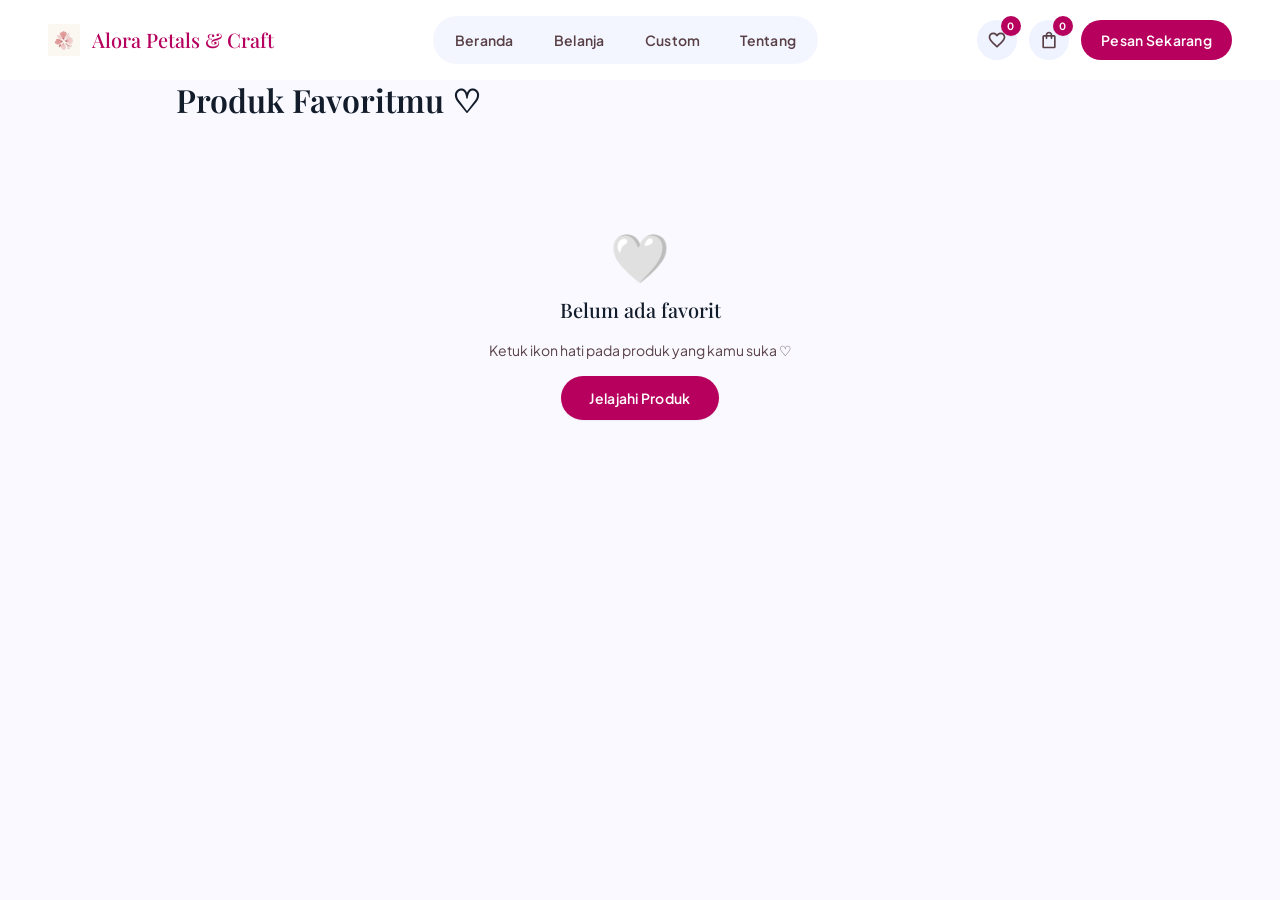
<file: Alora Petals & Craft/wishlist.html>
<!doctype html>
<html lang="en">
  <head>
    <meta charset="utf-8" />
    <meta
      content="width=device-width, initial-scale=1.0, viewport-fit=cover"
      name="viewport"
    />
    <title>Favoritmu — Alora Petals &amp; Craft</title>
    <link href="https://fonts.googleapis.com" rel="preconnect" />
    <link crossorigin="" href="https://fonts.gstatic.com" rel="preconnect" />
    <link
      href="https://fonts.googleapis.com/css2?family=Playfair+Display:ital,wght@0,400..900;1,400..900&family=Plus+Jakarta+Sans:ital,wght@0,300..800;1,300..800&display=swap"
      rel="stylesheet"
    />
    <link rel="stylesheet" href="css/tailwind-build.css" />
    <link rel="stylesheet" href="css/mobile-fixes.css" />
    <script src="js/products-data.js"></script>
    <script src="js/icons.js"></script>
    <script src="js/cart-store.js"></script>
    <script src="js/wishlist-store.js"></script>
    <script src="js/menu.js" defer></script>
  </head>
  <body class="bg-surface font-body-md text-on-surface antialiased">
    <header
      class="fixed top-0 left-0 right-0 z-50 bg-surface-container-lowest/90 backdrop-blur-xl shadow-[0_8px_24px_-4px_rgba(244,114,182,0.12)]"
    >
      <div
        class="h-20 max-w-7xl mx-auto px-4 sm:px-6 lg:px-12 flex items-center justify-between gap-2 sm:gap-4"
      >
        <div class="flex items-center gap-3 min-w-0">
          <img
            alt="Alora Petals &amp; Craft logo"
            class="h-8 w-auto object-contain shrink-0"
            src="images/logo.jpg"
          /><a class="flex flex-col text-left group min-w-0" href="index.html"
            ><span
              class="font-headline-sm text-headline-sm text-primary group-hover:text-primary-container transition-colors truncate brand-name"
              >Alora Petals & Craft</span
            ></a
          >
        </div>
        <nav
          class="hidden xl:flex items-center gap-2 p-1.5 rounded-full bg-surface-container-low/70"
        >
          <a
            class="px-4 py-2 rounded-full font-label-lg text-label-lg text-on-surface-variant hover:bg-surface-container hover:text-on-surface transition-all"
            href="index.html"
            >Beranda</a
          ><a
            class="px-4 py-2 rounded-full font-label-lg text-label-lg text-on-surface-variant hover:bg-surface-container hover:text-on-surface transition-all"
            href="shop.html"
            >Belanja</a
          ><a
            class="px-4 py-2 rounded-full font-label-lg text-label-lg text-on-surface-variant hover:bg-surface-container hover:text-on-surface transition-all"
            href="custom-order.html"
            >Custom</a
          ><a
            class="px-4 py-2 rounded-full font-label-lg text-label-lg text-on-surface-variant hover:bg-surface-container hover:text-on-surface transition-all"
            href="about.html"
            >Tentang</a
          >
        </nav>
        <div class="flex items-center gap-2 sm:gap-3 shrink-0">
          <a
            aria-label="Favorit"
            href="wishlist.html"
            class="relative w-10 h-10 rounded-full bg-surface-container-low flex items-center justify-center text-on-surface-variant hover:bg-primary-fixed hover:text-on-primary-fixed transition-all shadow-[0_2px_6px_-1px_rgba(55,65,81,0.04)]"
            ><svg
              class="icon-svg text-[20px]"
              viewBox="0 0 24 24"
              aria-hidden="true"
              focusable="false"
            >
              <path
                class="ic-o"
                d="M16.5 3c-1.74 0-3.41.81-4.5 2.09C10.91 3.81 9.24 3 7.5 3 4.42 3 2 5.42 2 8.5c0 3.78 3.4 6.86 8.55 11.54L12 21.35l1.45-1.32C18.6 15.36 22 12.28 22 8.5 22 5.42 19.58 3 16.5 3zm-4.4 15.55l-.1.1-.1-.1C7.14 14.24 4 11.39 4 8.5 4 6.5 5.5 5 7.5 5c1.54 0 3.04.99 3.57 2.36h1.87C13.46 5.99 14.96 5 16.5 5c2 0 3.5 1.5 3.5 3.5 0 2.89-3.14 5.74-7.9 10.05z"
              />
              <path
                class="ic-f"
                d="M12 21.35l-1.45-1.32C5.4 15.36 2 12.28 2 8.5 2 5.42 4.42 3 7.5 3c1.74 0 3.41.81 4.5 2.09C13.09 3.81 14.76 3 16.5 3 19.58 3 22 5.42 22 8.5c0 3.78-3.4 6.86-8.55 11.54L12 21.35z"
              /></svg
            ><span
              class="absolute -top-1 -right-1 bg-primary text-on-primary font-label-sm text-label-sm w-5 h-5 rounded-full flex items-center justify-center shadow-sm"
              id="wishlist-count"
              >0</span
            ></a
          ><a
            aria-label="Keranjang"
            href="cart.html"
            class="relative w-10 h-10 rounded-full bg-surface-container-low flex items-center justify-center text-on-surface-variant hover:bg-primary-fixed hover:text-on-primary-fixed transition-all shadow-[0_2px_6px_-1px_rgba(55,65,81,0.04)]"
            ><svg
              class="icon-svg text-[20px]"
              viewBox="0 0 24 24"
              aria-hidden="true"
              focusable="false"
            >
              <path
                d="M18 6h-2c0-2.21-1.79-4-4-4S8 3.79 8 6H6c-1.1 0-2 .9-2 2v12c0 1.1.9 2 2 2h12c1.1 0 2-.9 2-2V8c0-1.1-.9-2-2-2zm-6-2c1.1 0 2 .9 2 2h-4c0-1.1.9-2 2-2zm6 16H6V8h2v2c0 .55.45 1 1 1s1-.45 1-1V8h4v2c0 .55.45 1 1 1s1-.45 1-1V8h2v12z"
              /></svg
            ><span
              class="absolute -top-1 -right-1 bg-primary text-on-primary font-label-sm text-label-sm w-5 h-5 rounded-full flex items-center justify-center shadow-sm"
              id="cart-count"
              >0</span
            ></a
          ><a
            class="hidden xl:inline-flex items-center justify-center px-5 py-2.5 rounded-full bg-primary text-on-primary font-label-lg text-label-lg hover:bg-primary-container active:scale-95 transition-all shadow-[0_8px_24px_-4px_rgba(219,39,119,0.25)]"
            href="custom-order.html"
            >Pesan Sekarang</a
          >
          <button
            type="button"
            id="menu-toggle"
            aria-label="Buka menu"
            aria-expanded="false"
            aria-controls="mobile-menu"
            class="xl:hidden w-10 h-10 rounded-full bg-surface-container-low flex items-center justify-center text-on-surface-variant hover:bg-primary-fixed hover:text-on-primary-fixed transition-all shadow-sm"
          >
            <svg
              class="icon-svg text-[20px]"
              viewBox="0 0 24 24"
              aria-hidden="true"
              focusable="false"
            >
              <path
                class="ic-menu"
                d="M3 18h18v-2H3v2zm0-5h18v-2H3v2zm0-7v2h18V6H3z"
              />
              <path
                class="ic-close"
                d="M19 6.41L17.59 5 12 10.59 6.41 5 5 6.41 10.59 12 5 17.59 6.41 19 12 13.41 17.59 19 19 17.59 13.41 12z"
              />
            </svg>
          </button>
        </div>
      </div>
      <div
        id="mobile-menu"
        class="hidden xl:hidden border-t border-primary-fixed/50"
      >
        <nav
          aria-label="Menu utama"
          class="max-w-7xl mx-auto px-4 sm:px-6 py-3 flex flex-col gap-1"
        >
          <a
            class="block px-4 py-3 rounded-full font-label-lg text-label-lg text-on-surface-variant hover:bg-surface-container hover:text-on-surface transition-all"
            href="index.html"
            >Beranda</a
          >
          <a
            class="block px-4 py-3 rounded-full font-label-lg text-label-lg text-on-surface-variant hover:bg-surface-container hover:text-on-surface transition-all"
            href="shop.html"
            >Belanja</a
          >
          <a
            class="block px-4 py-3 rounded-full font-label-lg text-label-lg text-on-surface-variant hover:bg-surface-container hover:text-on-surface transition-all"
            href="custom-order.html"
            >Custom</a
          >
          <a
            class="block px-4 py-3 rounded-full font-label-lg text-label-lg text-on-surface-variant hover:bg-surface-container hover:text-on-surface transition-all"
            href="about.html"
            >Tentang</a
          >
        </nav>
      </div>
    </header>
    <main class="w-full pt-20 max-w-5xl mx-auto px-6 lg:px-12 pb-12">
      <h1 class="font-headline-lg text-headline-lg text-on-surface mb-8">
        Produk Favoritmu ♡
      </h1>
      <div
        class="grid grid-cols-1 sm:grid-cols-2 lg:grid-cols-3 gap-6"
        id="wishlist-items"
      ></div>
      <div id="empty-wishlist" class="hidden text-center py-20 space-y-4">
        <p class="text-5xl">🤍</p>
        <p class="font-headline-sm text-headline-sm text-on-surface">
          Belum ada favorit
        </p>
        <p class="font-body-md text-body-md text-on-surface-variant">
          Ketuk ikon hati pada produk yang kamu suka ♡
        </p>
        <a
          href="shop.html"
          class="inline-flex items-center gap-2 px-7 py-3 rounded-full bg-primary text-on-primary font-label-lg text-label-lg shadow-sm"
          >Jelajahi Produk</a
        >
      </div>
    </main>
    <div
      class="fixed bottom-6 right-6 z-50 transform translate-y-24 opacity-0 transition-all duration-300 pointer-events-none"
      id="toast"
      style="bottom: calc(1.5rem + env(safe-area-inset-bottom, 0px))"
    >
      <div
        class="bg-surface-container-lowest shadow-[0_12px_28px_rgba(219,39,119,0.25)] rounded-full px-5 py-3 flex items-center gap-3"
      >
        <span
          class="w-8 h-8 rounded-full bg-primary text-on-primary flex items-center justify-center"
          ><svg
            class="icon-svg text-[18px]"
            viewBox="0 0 24 24"
            aria-hidden="true"
            focusable="false"
          >
            <path
              class="ic-o"
              d="M16.5 3c-1.74 0-3.41.81-4.5 2.09C10.91 3.81 9.24 3 7.5 3 4.42 3 2 5.42 2 8.5c0 3.78 3.4 6.86 8.55 11.54L12 21.35l1.45-1.32C18.6 15.36 22 12.28 22 8.5 22 5.42 19.58 3 16.5 3zm-4.4 15.55l-.1.1-.1-.1C7.14 14.24 4 11.39 4 8.5 4 6.5 5.5 5 7.5 5c1.54 0 3.04.99 3.57 2.36h1.87C13.46 5.99 14.96 5 16.5 5c2 0 3.5 1.5 3.5 3.5 0 2.89-3.14 5.74-7.9 10.05z"
            />
            <path
              class="ic-f"
              d="M12 21.35l-1.45-1.32C5.4 15.36 2 12.28 2 8.5 2 5.42 4.42 3 7.5 3c1.74 0 3.41.81 4.5 2.09C13.09 3.81 14.76 3 16.5 3 19.58 3 22 5.42 22 8.5c0 3.78-3.4 6.86-8.55 11.54L12 21.35z"
            /></svg
        ></span>
        <p class="font-label-md text-label-md text-on-surface" id="toast-msg">
          Ditambahkan ke keranjang ♡
        </p>
      </div>
    </div>
    <script src="js/wishlist.js"></script>
    <script src="js/page-transition.js"></script>
  </body>
</html>
</file>
<file: Alora Petals & Craft/css/mobile-fixes.css>
/* Perbaikan tampilan HP & komponen tambahan (dimuat setelah tailwind-build.css) */

/* Nama brand di header: jangan terpotong di HP (boleh turun ke 2 baris) */
@media (max-width: 479px) {
  .brand-name {
    white-space: normal !important;
    overflow: visible !important;
    text-overflow: clip !important;
    font-size: 1.05rem !important;
    line-height: 1.15 !important;
  }
}

/* Tombol tambah keranjang: di HP cukup ikon saja */
@media (max-width: 639px) {
  .btn-add .btn-label {
    display: none;
  }
  .btn-add {
    justify-content: center;
  }
  .btn-add.btn-add-card {
    width: 2.5rem;
    height: 2.5rem;
    padding: 0 !important;
  }
}

/* Thumbnail foto di halaman detail: di HP dibuat grid (maks. 3 per baris) supaya tidak melebar ke samping */
@media (max-width: 639px) {
  #thumbs {
    display: grid !important;
    grid-template-columns: repeat(3, minmax(0, 1fr));
    gap: 0.5rem !important;
  }
  #thumbs .thumb-btn {
    width: 100% !important;
    height: auto !important;
    aspect-ratio: 1 / 1;
  }
}

/* Halaman Tentang: satu foto. Fotonya logo persegi, jadi ditampilkan utuh (tidak dipotong) di atas warna latar yang sama dengan fotonya. */
.about-photo {
  background: #fcfbf6;
}
.about-photo img {
  display: block;
  width: 100%;
  aspect-ratio: 1 / 1;
  object-fit: contain;
}
@media (min-width: 640px) {
  .about-photo img {
    aspect-ratio: auto;
    height: 26rem;
  }
}

/* Halaman Custom: grid pilihan warna (3 kolom di HP, lebih banyak di layar lebar) */
.color-grid {
  display: grid;
  grid-template-columns: repeat(3, minmax(0, 1fr));
  gap: 0.6rem;
}
@media (min-width: 640px) {
  .color-grid {
    grid-template-columns: repeat(5, minmax(0, 1fr));
    gap: 0.75rem;
  }
}
.color-opt {
  display: flex;
  flex-direction: column;
  align-items: center;
  gap: 0.4rem;
  padding: 0.7rem 0.3rem;
  border-radius: 0.75rem;
  text-align: center;
  min-width: 0;
}
.color-opt .swatch {
  width: 1.75rem;
  height: 1.75rem;
  border-radius: 9999px;
  display: block;
}
.color-opt .color-name {
  font-size: 0.75rem;
  line-height: 1.1;
  overflow-wrap: anywhere;
}

/* Keranjang di HP: foto + nama di baris pertama, tombol jumlah & hapus di baris kedua (tidak terjepit/keluar kartu) */
@media (max-width: 639px) {
  .cart-row {
    flex-wrap: wrap;
    gap: 0.75rem 1rem !important;
  }
  .cart-info {
    flex: 1 1 0;
    min-width: 0;
  }
  .cart-controls {
    flex: 0 0 100%;
    justify-content: space-between;
  }
}

/* Area sentuh yang lebih nyaman di HP */
@media (max-width: 639px) {
  .var-btn,
  .cat-btn {
    min-height: 2.25rem;
  }
  header a.group {
    padding: 0.6rem 0;
  }
}

/* Beranda (hero): label "Alora Autumn" digeser ke kanan supaya tidak tertutup foto kecil di kiri bawah */
@media (min-width: 640px) {
  .hero-label {
    left: 7.75rem !important;
  }
}
</file>
